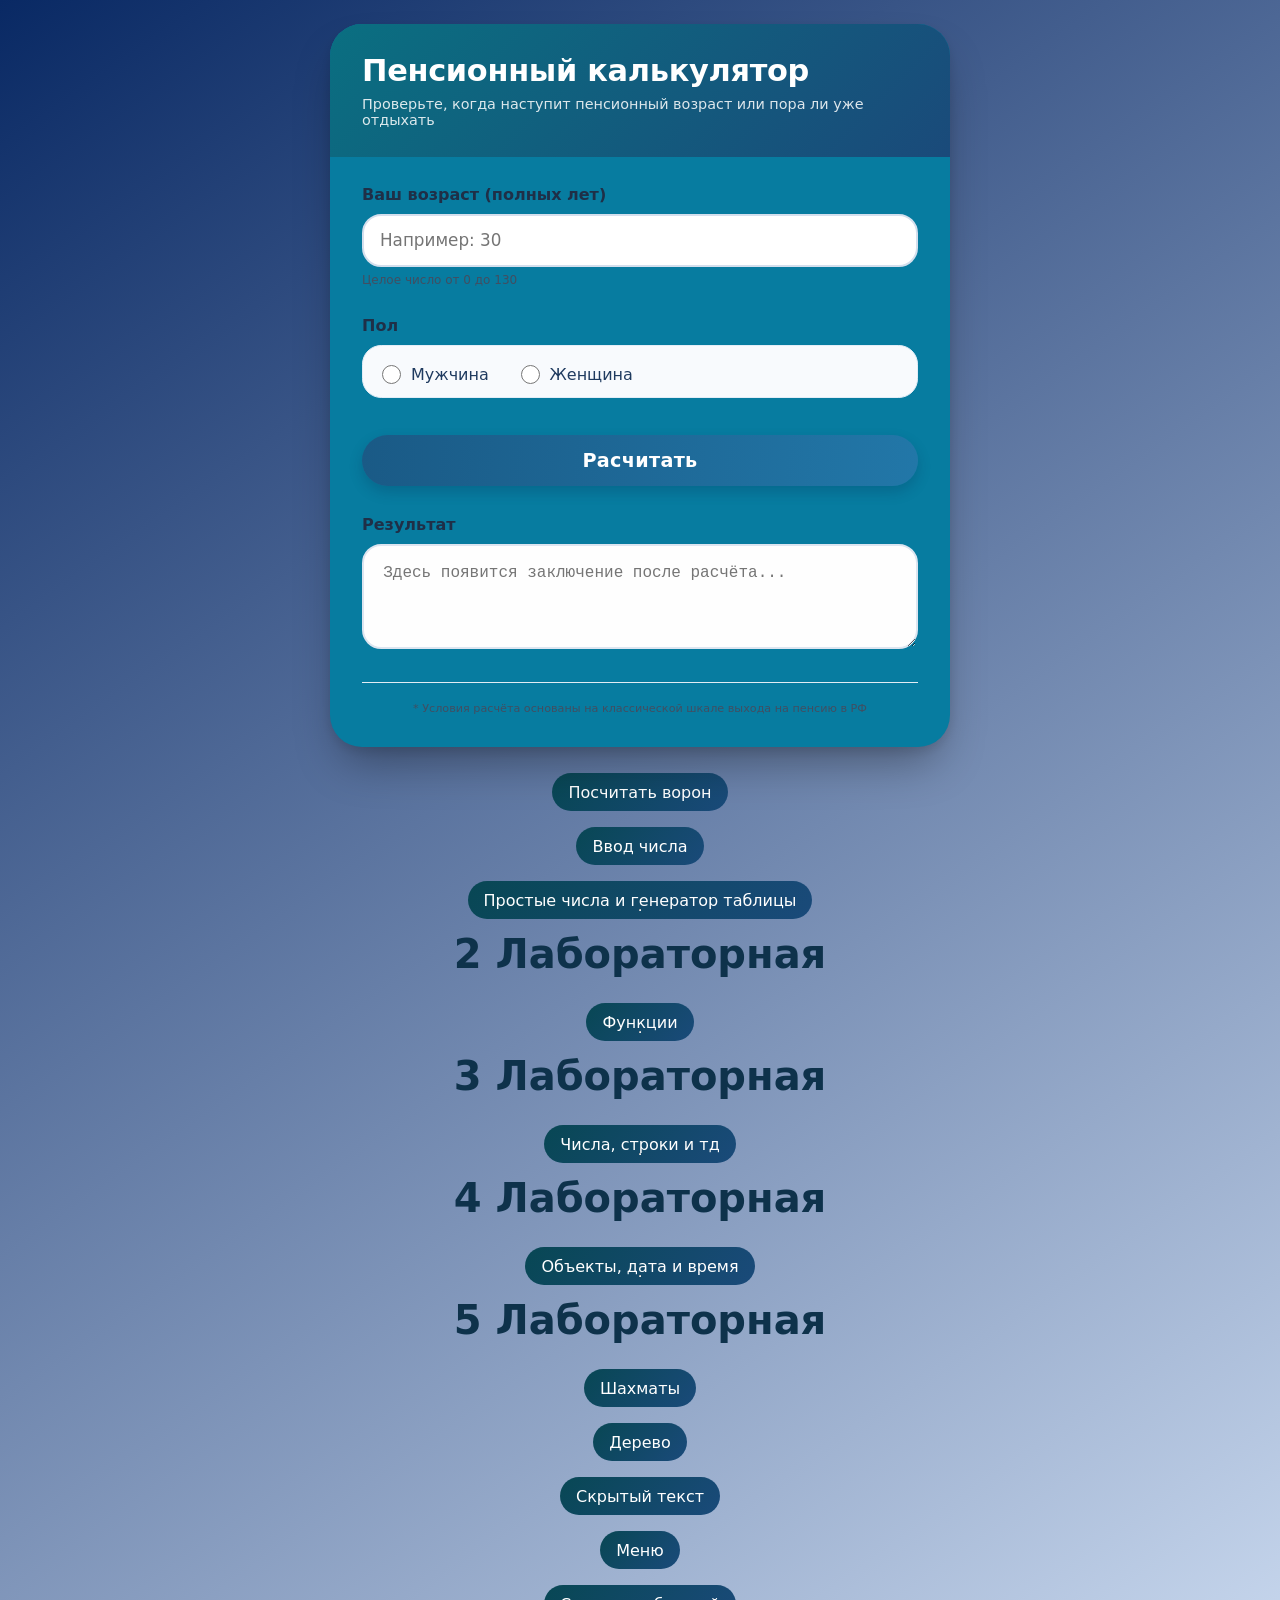
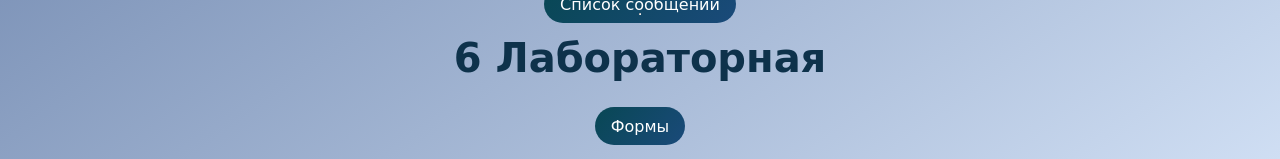
<file: index.html>
<!DOCTYPE html>
<html lang="en">
<head>
    <meta charset="UTF-8">
    <meta name="viewport" content="width=device-width, initial-scale=1.0">

    <!-- Иконка -->
    <link rel="shortcut icon" href="./WebSite/icons/main_icon.png" type="image/x-icon">
    <!-- CSS стили -->
    <link rel="stylesheet" href="./src/styles/style.css">

    <title>Пенсионный калькулятор</title>
</head>
<body>

    <!-- Карточка калькулятора -->
    <div class="calculator-card">
        <div class="card-header">
            <h1>Пенсионный калькулятор</h1>
            <p>Проверьте, когда наступит пенсионный возраст или пора ли уже отдыхать</p>
        </div>

        <div class="form-container">
            <form id="pensionForm" novalidate>
                <!-- Поле возраста  -->
                <div class="input-group">
                    <label for="ageInput">Ваш возраст (полных лет)</label>
                    <div class="age-wrapper">
                        <input type="number" id="ageInput" name="age" placeholder="Например: 30" min="0" max="130" step="1" required>
                    </div>
                    <div class="age-hint">Целое число от 0 до 130</div>
                </div>

                 <!-- Радиокнопка выбора пола -->
                <div class="input-group">
                    <label>Пол</label>
                    <div class="gender-group">
                        <div class="radio-options">

                            <label>
                                <input type="radio" name="gender" value="male" required> Мужчина
                            </label>
                            
                            <label>
                                <input type="radio" name="gender" value="female" required> Женщина
                            </label>
                        </div>
                    </div>
                </div>


                <!-- Кнопка расчитать -->
                <button type="submit" class="calc-btn">Расчитать</button>

                <!-- Поле для вывода результата -->
                <div class="result-area">
                    <label>Результат</label>
                    <textarea id="resultField" rows="3" readonly placeholder="Здесь появится заключение после расчёта..."></textarea>
                </div>

                <div class="footer-note">
                    * Условия расчёта основаны на классической шкале выхода на пенсию в РФ
                </div>
            </form>
        </div>
    </div>

    <div class="link-to-vorons">
        <a href="./WebSite/public/vorons.html" class="button-voron">Посчитать ворон</a>
    </div>

    <div class="link-to-prompt">
        <a href="./WebSite/public/prompt.html" class="button-prompt">Ввод числа</a>
    </div>

    <div class="link-to-prompt">
        <a href="./WebSite/public/prime_numbers.html" class="button-prompt">Простые числа и генератор таблицы</a>
    </div>

    <hr>
    <h1 class="laba2">2 Лабораторная</h1>

    <div class="link-to-prompt">
        <a href="./WebSite/public/functions.html" class="button-prompt">Функции</a>
    </div>

    <hr>
    <h1 class="laba3">3 Лабораторная</h1>

    <div class="link-to-prompt">
        <a href="./WebSite/public/numbers_str.html" class="button-prompt">Числа, строки и тд</a>
    </div>
    
    <hr>
    <h1 class="laba4">4 Лабораторная</h1>

    <div class="link-to-prompt">
        <a href="./WebSite/public/objects.html" class="button-prompt">Объекты, дата и время</a>
    </div>
    
    <hr>
    <h1 class="laba5">5 Лабораторная</h1>

    <div class="link-to-prompt">
        <a href="./WebSite/public/chessboard.html" class="button-prompt">Шахматы</a>
    </div>

    <div class="link-to-prompt">
        <a href="./WebSite/public/tree.html" class="button-prompt">Дерево</a>
    </div>

    <div class="link-to-prompt">
        <a href="./WebSite/public/text.html" class="button-prompt">Скрытый текст</a>
    </div>

    <div class="link-to-prompt">
        <a href="./WebSite/public/menu.html" class="button-prompt">Меню</a>
    </div>
    
    <div class="link-to-prompt">
        <a href="./WebSite/public/message.html" class="button-prompt">Список сообщений</a>
    </div>

    <hr>
    <h1 class="laba6">6 Лабораторная</h1>

    <div class="link-to-prompt">
        <a href="./WebSite/public/forms.html" class="button-prompt">Формы</a>
    </div>
    
    <!-- Скрипт для страницы -->
    <script src="./src/scripts/script.js"></script>
</body>
</html>
</file>
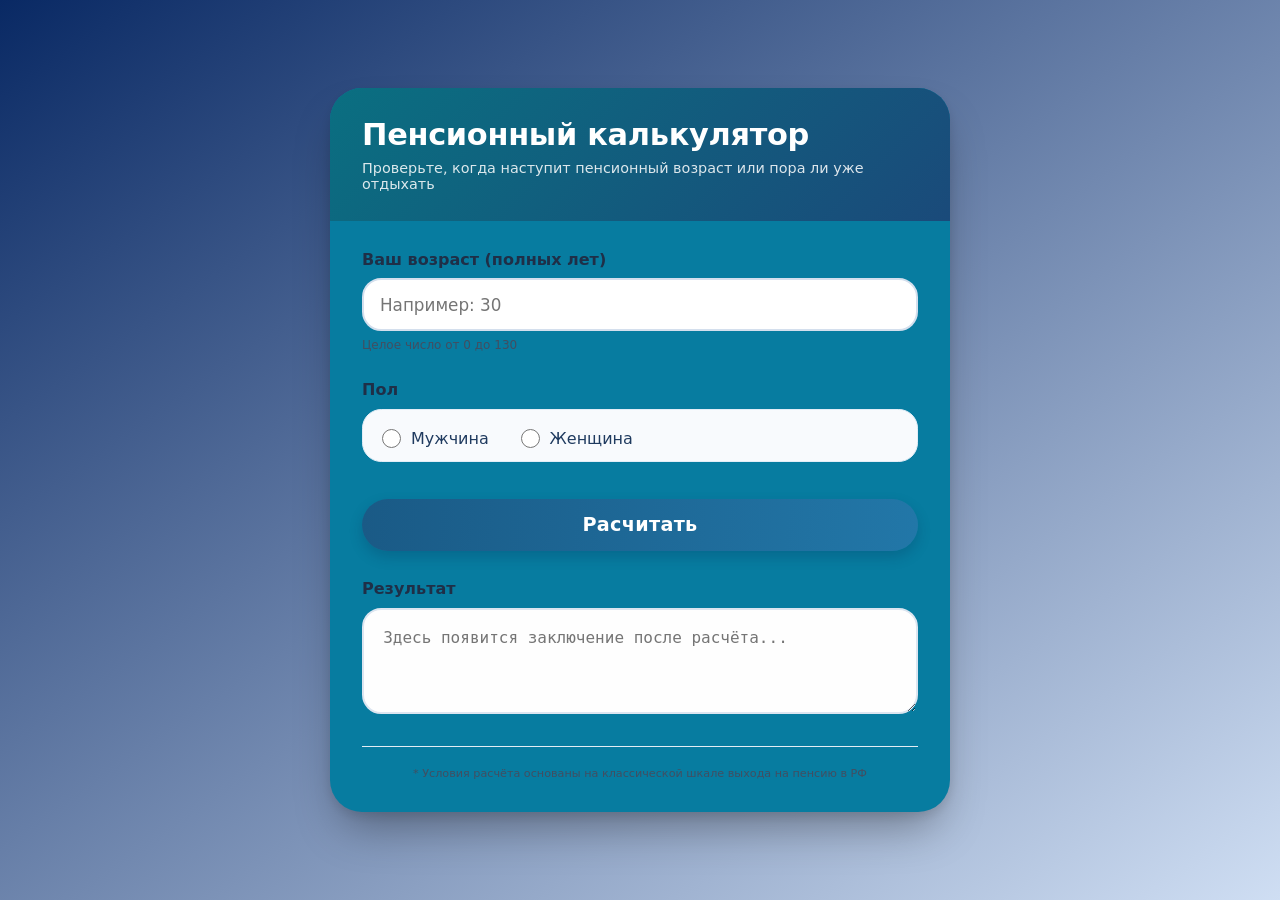
<file: WebSite/public/index.html>
<!DOCTYPE html>
<html lang="en">
<head>
    <meta charset="UTF-8">
    <meta name="viewport" content="width=device-width, initial-scale=1.0">

    <!-- Иконка -->
    <link rel="shortcut icon" href="../icons/main_icon.png" type="image/x-icon">
    <!-- CSS стили -->
    <link rel="stylesheet" href="../../src/styles/style.css">

    <title>Песнионный калькулятор</title>
</head>
<body>

    <!-- Карточка калькулятора -->
    <div class="calculator-card">
        <div class="card-header">
            <h1>Пенсионный калькулятор</h1>
            <p>Проверьте, когда наступит пенсионный возраст или пора ли уже отдыхать</p>
        </div>

        <div class="form-container">
            <form id="pensionForm" novalidate>
                <!-- Поле возраста  -->
                <div class="input-group">
                    <label for="ageInput">Ваш возраст (полных лет)</label>
                    <div class="age-wrapper">
                        <input type="number" id="ageInput" name="age" placeholder="Например: 30" min="0" max="130" step="1" required>
                    </div>
                    <div class="age-hint">Целое число от 0 до 130</div>
                </div>

                 <!-- Радиокнопка выбора пола -->
                <div class="input-group">
                    <label>Пол</label>
                    <div class="gender-group">
                        <div class="radio-options">

                            <label>
                                <input type="radio" name="gender" value="male" required> Мужчина
                            </label>
                            
                            <label>
                                <input type="radio" name="gender" value="female" required> Женщина
                            </label>
                        </div>
                    </div>
                </div>


                <!-- Кнопка расчитать -->
                <button type="submit" class="calc-btn">Расчитать</button>

                <!-- Поле для вывода результата -->
                <div class="result-area">
                    <label>Результат</label>
                    <textarea id="resultField" rows="3" readonly placeholder="Здесь появится заключение после расчёта..."></textarea>
                </div>

                <div class="footer-note">
                    * Условия расчёта основаны на классической шкале выхода на пенсию в РФ
                </div>
            </form>
        </div>
    </div>
    
    <!-- Скрипт для страницы -->
    <script src="../../src/scripts/script.js"></script>
</body>
</html>
</file>
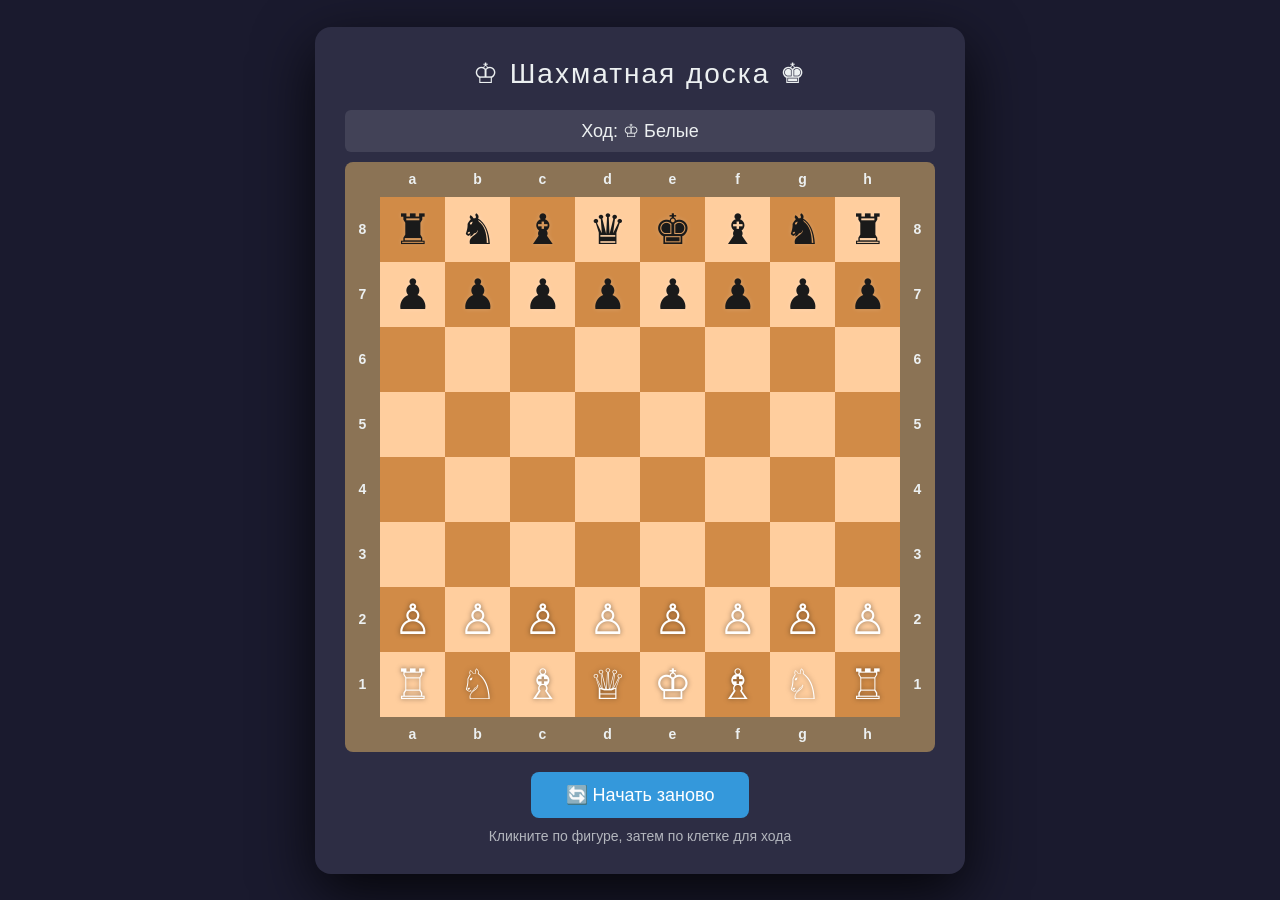
<file: WebSite/public/chessboard.html>
<!DOCTYPE html>
<html lang="ru">
<head>
    <meta charset="UTF-8">
    <meta name="viewport" content="width=device-width, initial-scale=1.0">
    <title>Шахматная доска</title>
    <link rel="shortcut icon" href="../icons/chess.png" type="image/x-icon">
    <style>
        * {
            margin: 0;
            padding: 0;
            box-sizing: border-box;
        }
        
        body {
            display: flex;
            justify-content: center;
            align-items: center;
            min-height: 100vh;
            background: #1a1a2e;
            font-family: Arial, sans-serif;
        }
        
        .container {
            background: #2d2d44;
            padding: 30px;
            border-radius: 16px;
            box-shadow: 0 20px 60px rgba(0, 0, 0, 0.8);
        }
        
        .title {
            text-align: center;
            color: #ecf0f1;
            font-size: 28px;
            margin-bottom: 20px;
            letter-spacing: 2px;
        }
        
        table {
            border-collapse: collapse;
            margin: 0 auto;
            background: #8b7355;
            padding: 10px;
            border-radius: 8px;
        }
        
        td {
            width: 65px;
            height: 65px;
            text-align: center;
            font-size: 42px;
            cursor: pointer;
            user-select: none;
        }
        
        .light {
            background-color: #ffce9e;
        }
        
        .dark {
            background-color: #d18b47;
        }
        
        .label {
            color: #ecf0f1;
            font-size: 16px;
            font-weight: bold;
            text-align: center;
            width: 35px;
            height: 35px;
        }
        
        .label-top, .label-bottom {
            height: 35px;
            font-size: 14px;
        }
        
        .label-left, .label-right {
            width: 35px;
            font-size: 14px;
        }
        
        .corner {
            background: transparent !important;
            width: 35px;
            height: 35px;
        }
        
        .piece-white {
            color: #ffffff;
            text-shadow: 0 0 5px rgba(0, 0, 0, 0.5);
        }
        
        .piece-black {
            color: #1a1a1a;
            text-shadow: 0 0 5px rgba(255, 255, 255, 0.2);
        }
        
        .selected {
            box-shadow: inset 0 0 0 4px #ffd700 !important;
        }
        
        .available {
            position: relative;
        }
        
        .available::after {
            content: '';
            position: absolute;
            top: 50%;
            left: 50%;
            transform: translate(-50%, -50%);
            width: 20px;
            height: 20px;
            background: rgba(0, 0, 0, 0.2);
            border-radius: 50%;
        }
        
        .controls {
            text-align: center;
            margin-top: 20px;
        }
        
        button {
            padding: 12px 35px;
            background: #3498db;
            color: white;
            border: none;
            border-radius: 8px;
            font-size: 18px;
            cursor: pointer;
            transition: all 0.3s ease;
        }
        
        button:hover {
            background: #2980b9;
            transform: translateY(-2px);
            box-shadow: 0 5px 20px rgba(52, 152, 219, 0.4);
        }
        
        .info {
            text-align: center;
            color: #ecf0f1;
            margin-top: 10px;
            font-size: 14px;
            opacity: 0.7;
        }
        
        .turn-indicator {
            text-align: center;
            color: #ecf0f1;
            font-size: 18px;
            margin: 10px 0;
            padding: 10px;
            background: rgba(255, 255, 255, 0.1);
            border-radius: 6px;
        }
        
        .piece-white-text {
            color: #fff;
        }
        
        .piece-black-text {
            color: #111;
        }
    </style>
</head>
<body>
    <div class="container">
        <div class="title">♔ Шахматная доска ♚</div>
        
        <div class="turn-indicator" id="turnIndicator">Ход: ♔ Белые</div>
        
        <table id="chessboard"></table>
        
        <div class="controls">
            <button onclick="resetBoard()">🔄 Начать заново</button>
        </div>
        <div class="info">Кликните по фигуре, затем по клетке для хода</div>
    </div>

    <script>
        const PIECES = {
            'wK': '♔', 'wQ': '♕', 'wR': '♖', 'wB': '♗', 'wN': '♘', 'wP': '♙',
            'bK': '♚', 'bQ': '♛', 'bR': '♜', 'bB': '♝', 'bN': '♞', 'bP': '♟'
        };
        
        const INITIAL = {
            'a8': 'bR', 'b8': 'bN', 'c8': 'bB', 'd8': 'bQ', 'e8': 'bK', 'f8': 'bB', 'g8': 'bN', 'h8': 'bR',
            'a7': 'bP', 'b7': 'bP', 'c7': 'bP', 'd7': 'bP', 'e7': 'bP', 'f7': 'bP', 'g7': 'bP', 'h7': 'bP',
            'a6': null, 'b6': null, 'c6': null, 'd6': null, 'e6': null, 'f6': null, 'g6': null, 'h6': null,
            'a5': null, 'b5': null, 'c5': null, 'd5': null, 'e5': null, 'f5': null, 'g5': null, 'h5': null,
            'a4': null, 'b4': null, 'c4': null, 'd4': null, 'e4': null, 'f4': null, 'g4': null, 'h4': null,
            'a3': null, 'b3': null, 'c3': null, 'd3': null, 'e3': null, 'f3': null, 'g3': null, 'h3': null,
            'a2': 'wP', 'b2': 'wP', 'c2': 'wP', 'd2': 'wP', 'e2': 'wP', 'f2': 'wP', 'g2': 'wP', 'h2': 'wP',
            'a1': 'wR', 'b1': 'wN', 'c1': 'wB', 'd1': 'wQ', 'e1': 'wK', 'f1': 'wB', 'g1': 'wN', 'h1': 'wR'
        };
        
        let board = {};
        let selected = null;
        let turn = 'white';
        const letters = ['a', 'b', 'c', 'd', 'e', 'f', 'g', 'h'];
        
        function createBoard() {
            const table = document.getElementById('chessboard');
            table.innerHTML = '';
            
            for (let row = 0; row < 10; row++) {
                const tr = document.createElement('tr');
                
                for (let col = 0; col < 10; col++) {
                    const td = document.createElement('td');
                    

                    if ((row === 0 || row === 9) && (col === 0 || col === 9)) {
                        td.className = 'corner';
                        tr.appendChild(td);
                        continue;
                    }
                    
                    if (row === 0 || row === 9) {
                        td.className = 'label label-top';
                        td.textContent = letters[col - 1];
                        tr.appendChild(td);
                        continue;
                    }
                    
                    if (col === 0 || col === 9) {
                        td.className = 'label label-left';
                        td.textContent = 9 - row;
                        tr.appendChild(td);
                        continue;
                    }
                    
                    const isLight = (row + col) % 2 === 0;
                    td.className = isLight ? 'light' : 'dark';
                    
                    const file = letters[col - 1];
                    const rank = 9 - row;
                    const pos = file + rank;
                    td.dataset.pos = pos;
                    
                    const piece = board[pos];
                    if (piece) {
                        const isWhite = piece.startsWith('w');
                        td.textContent = PIECES[piece] || '';
                        td.className += isWhite ? ' piece-white' : ' piece-black';
                    }
                    
                    td.onclick = function() {
                        handleClick(this.dataset.pos);
                    };
                    
                    tr.appendChild(td);
                }
                
                table.appendChild(tr);
            }
        }
        
        function updateBoard() {
            const cells = document.querySelectorAll('td[data-pos]');
            cells.forEach(td => {
                const pos = td.dataset.pos;
                const piece = board[pos];
                td.className = '';
                td.textContent = '';
                
                const fileIndex = letters.indexOf(pos[0]) + 1;
                const rank = parseInt(pos[1]);
                const isLight = (fileIndex + rank) % 2 === 0;
                td.className = isLight ? 'light' : 'dark';
                
                if (piece) {
                    const isWhite = piece.startsWith('w');
                    td.textContent = PIECES[piece] || '';
                    td.className += isWhite ? ' piece-white' : ' piece-black';
                }
            
                if (pos === selected) {
                    td.className += ' selected';
                }
            });
            
            const indicator = document.getElementById('turnIndicator');
            if (turn === 'white') {
                indicator.textContent = 'Ход: ♔ Белые';
            } else {
                indicator.textContent = 'Ход: ♚ Чёрные';
            }
        }
        
        function handleClick(pos) {
            if (!pos) return;
            
            const piece = board[pos];
            const isWhite = piece && piece.startsWith('w');
            
            if (piece && ((turn === 'white' && isWhite) || (turn === 'black' && !isWhite))) {
                selected = pos;
                updateBoard();
                showMoves(pos);
                return;
            }
            
            if (selected) {
                const moves = getMoves(selected);
                if (moves.includes(pos)) {
                    board[pos] = board[selected];
                    delete board[selected];
                    selected = null;
                    turn = turn === 'white' ? 'black' : 'white';
                    updateBoard();
                    return;
                }
            }
            
            selected = null;
            updateBoard();
        }
        
        function showMoves(pos) {
            const moves = getMoves(pos);
            const cells = document.querySelectorAll('td[data-pos]');
            cells.forEach(td => {
                if (moves.includes(td.dataset.pos)) {
                    td.className += ' available';
                }
            });
        }
        
        function getMoves(pos) {
            const moves = [];
            const piece = board[pos];
            if (!piece) return moves;
            
            const isWhite = piece.startsWith('w');
            const type = piece[1];
            const file = pos[0];
            const rank = parseInt(pos[1]);
            const fi = letters.indexOf(file);
            
            switch(type) {
                case 'P':
                    const dir = isWhite ? 1 : -1;
                    const nr = rank + dir;
                    if (nr >= 1 && nr <= 8) {
                        const np = file + nr;
                        if (!board[np]) moves.push(np);
                        if (fi > 0) {
                            const tp = letters[fi-1] + nr;
                            if (board[tp] && board[tp].startsWith(isWhite ? 'b' : 'w')) moves.push(tp);
                        }
                        if (fi < 7) {
                            const tp = letters[fi+1] + nr;
                            if (board[tp] && board[tp].startsWith(isWhite ? 'b' : 'w')) moves.push(tp);
                        }
                    }
                    break;
                    
                case 'N':
                    const knight = [[2,1],[2,-1],[-2,1],[-2,-1],[1,2],[1,-2],[-1,2],[-1,-2]];
                    knight.forEach(([df, dr]) => {
                        const nfi = fi + df;
                        const nr = rank + dr;
                        if (nfi >= 0 && nfi < 8 && nr >= 1 && nr <= 8) {
                            const np = letters[nfi] + nr;
                            if (!board[np] || board[np].startsWith(isWhite ? 'b' : 'w')) moves.push(np);
                        }
                    });
                    break;
                    
                case 'B':
                case 'R':
                case 'Q':
                case 'K':
                    const dirs = type === 'B' ? [[1,1],[1,-1],[-1,1],[-1,-1]] :
                                type === 'R' ? [[1,0],[-1,0],[0,1],[0,-1]] :
                                type === 'Q' ? [[1,1],[1,-1],[-1,1],[-1,-1],[1,0],[-1,0],[0,1],[0,-1]] :
                                [[1,1],[1,-1],[-1,1],[-1,-1],[1,0],[-1,0],[0,1],[0,-1]];
                    
                    const maxSteps = type === 'K' ? 1 : 2;
                    dirs.forEach(([df, dr]) => {
                        for (let i = 1; i <= maxSteps; i++) {
                            const nfi = fi + df * i;
                            const nr = rank + dr * i;
                            if (nfi >= 0 && nfi < 8 && nr >= 1 && nr <= 8) {
                                const np = letters[nfi] + nr;
                                if (!board[np]) {
                                    moves.push(np);
                                } else {
                                    if (board[np].startsWith(isWhite ? 'b' : 'w')) moves.push(np);
                                    break;
                                }
                            } else break;
                        }
                    });
                    break;
            }
            
            return moves;
        }
        
        function resetBoard() {
            board = {};
            for (let key in INITIAL) {
                board[key] = INITIAL[key];
            }
            selected = null;
            turn = 'white';
            createBoard();
            updateBoard();
        }
        
        resetBoard();
    </script>
</body>
</html>
</file>
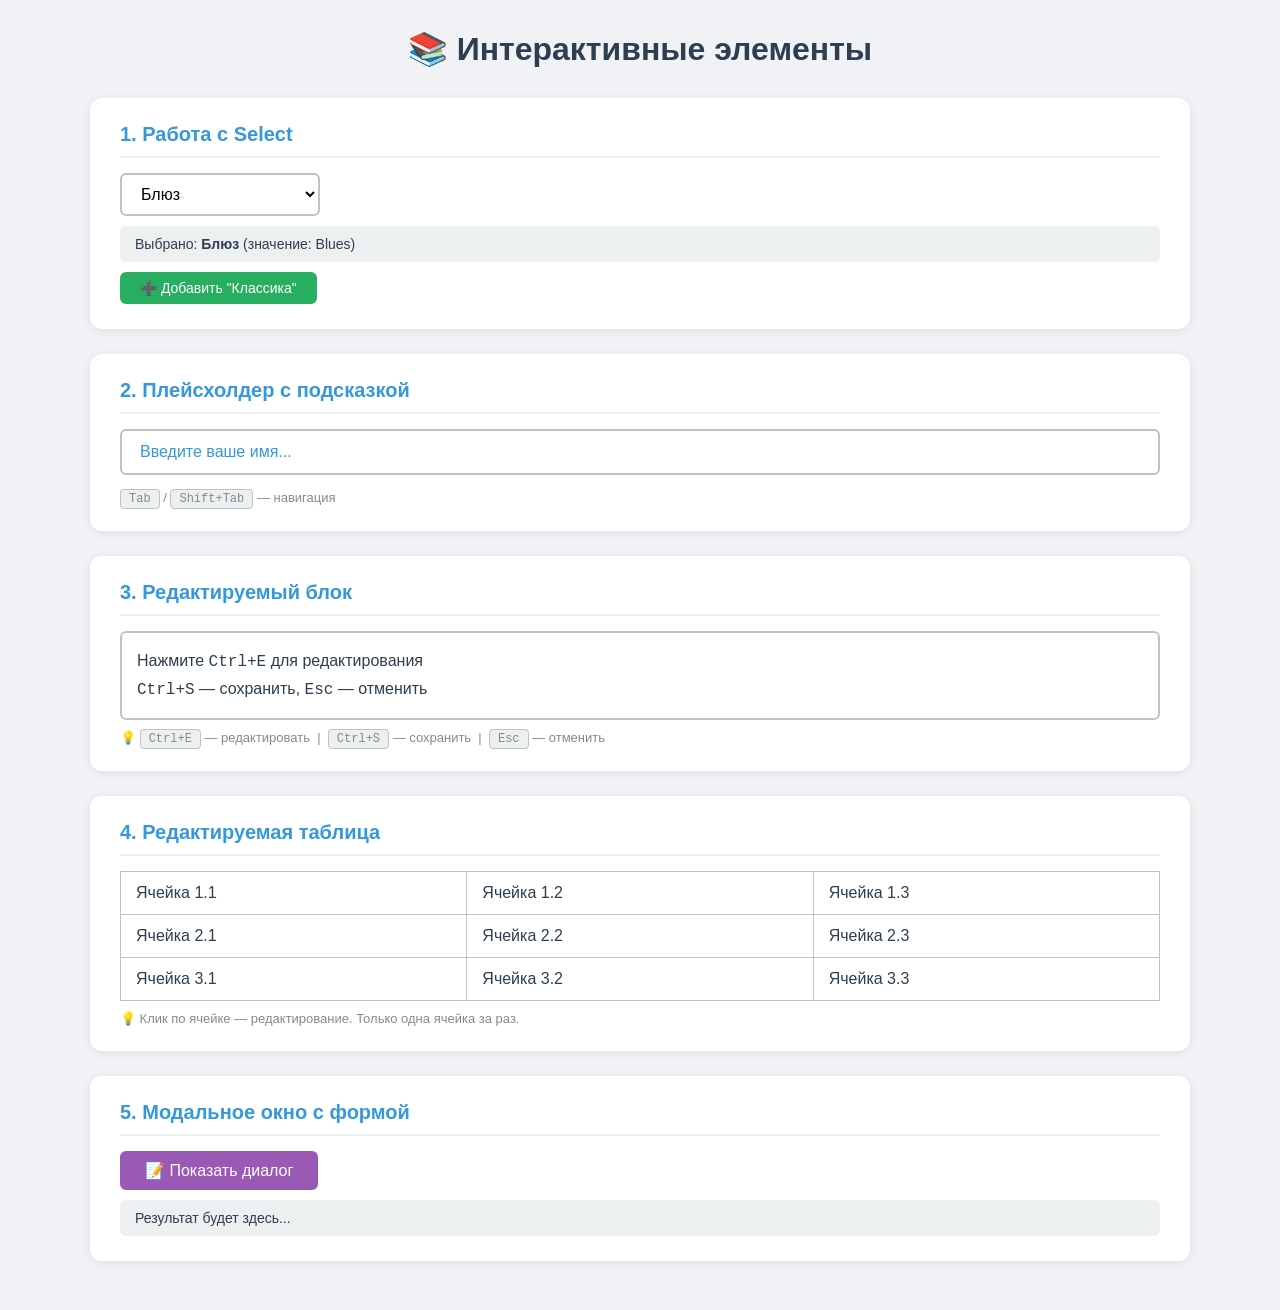
<file: WebSite/public/forms.html>
<!DOCTYPE html>
<html lang="ru">
<head>
    <meta charset="UTF-8">
    <meta name="viewport" content="width=device-width, initial-scale=1.0">
    <title>Интерактивные элементы</title>
    <style>
        * {
            margin: 0;
            padding: 0;
            box-sizing: border-box;
        }
        
        body {
            font-family: Arial, sans-serif;
            background: #f0f2f5;
            padding: 30px 20px;
            color: #2c3e50;
        }
        
        .container {
            max-width: 1100px;
            margin: 0 auto;
        }
        
        h1 {
            text-align: center;
            color: #2c3e50;
            margin-bottom: 30px;
            font-size: 32px;
        }
        
        .task {
            background: white;
            padding: 25px 30px;
            border-radius: 12px;
            box-shadow: 0 2px 10px rgba(0, 0, 0, 0.08);
            margin-bottom: 25px;
        }
        
        .task h2 {
            color: #3498db;
            margin-bottom: 15px;
            font-size: 20px;
            border-bottom: 2px solid #ecf0f1;
            padding-bottom: 10px;
        }
        
        .task h3 {
            color: #2c3e50;
            margin: 12px 0 8px 0;
            font-size: 15px;
        }
        
        .task label {
            font-weight: 600;
            display: block;
            margin-bottom: 5px;
        }
        
        /* ============ Задание 1: Select ============ */
        select {
            padding: 10px 15px;
            font-size: 16px;
            border: 2px solid #bdc3c7;
            border-radius: 6px;
            min-width: 200px;
            cursor: pointer;
            background: white;
        }
        
        select:focus {
            outline: none;
            border-color: #3498db;
        }
        
        .info-box {
            margin-top: 10px;
            padding: 10px 15px;
            background: #ecf0f1;
            border-radius: 6px;
            font-size: 14px;
        }
        
        .btn-green {
            padding: 8px 20px;
            background: #27ae60;
            color: white;
            border: none;
            border-radius: 6px;
            cursor: pointer;
            font-size: 14px;
            margin-top: 10px;
            transition: background 0.3s;
        }
        
        .btn-green:hover {
            background: #219a52;
        }
        
        /* ============ Задание 2: Placeholder ============ */
        .field-wrapper {
            position: relative;
            margin: 15px 0;
        }
        
        .field-wrapper input {
            width: 100%;
            padding: 12px 15px;
            font-size: 16px;
            border: 2px solid #bdc3c7;
            border-radius: 6px;
            transition: border-color 0.3s;
            background: white;
        }
        
        .field-wrapper input:focus {
            outline: none;
            border-color: #3498db;
        }
        
        .field-wrapper .ph-label {
            position: absolute;
            left: 15px;
            top: 50%;
            transform: translateY(-50%);
            color: #3498db;
            font-size: 16px;
            pointer-events: none;
            transition: all 0.3s ease;
            background: white;
            padding: 0 5px;
        }
        
        .field-wrapper .ph-label.active {
            top: -10px;
            transform: translateY(0);
            font-size: 12px;
        }
        
        .field-wrapper .ph-label.hidden {
            display: none;
        }
        
        .hint {
            font-size: 13px;
            color: #7f8c8d;
        }
        
        .hint kbd {
            background: #ecf0f1;
            padding: 2px 8px;
            border-radius: 4px;
            font-size: 12px;
            border: 1px solid #bdc3c7;
        }
        
        /* ============ Задание 3: Редактируемый div ============ */
        .editable-div {
            padding: 15px;
            border: 2px solid #bdc3c7;
            border-radius: 6px;
            min-height: 80px;
            background: white;
            font-size: 16px;
            line-height: 1.6;
            transition: border-color 0.3s;
        }
        
        .editable-div textarea {
            width: 100%;
            min-height: 80px;
            padding: 10px;
            font-size: 16px;
            font-family: inherit;
            border: none;
            resize: none;
            background: transparent;
        }
        
        .editable-div textarea:focus {
            outline: none;
        }
        
        /* ============ Задание 4: Редактируемая таблица ============ */
        .editable-table {
            width: 100%;
            border-collapse: collapse;
        }
        
        .editable-table td {
            border: 1px solid #bdc3c7;
            padding: 12px 15px;
            cursor: pointer;
            transition: background 0.2s;
            min-height: 40px;
            position: relative;
        }
        
        .editable-table td:hover {
            background: #f8f9fa;
        }
        
        .editable-table td.editing {
            padding: 8px;
            background: #fff;
        }
        
        .editable-table td .edit-controls {
            margin-top: 8px;
            display: flex;
            gap: 8px;
        }
        
        .editable-table td .edit-controls button {
            padding: 4px 14px;
            font-size: 12px;
            border: none;
            border-radius: 4px;
            cursor: pointer;
        }
        
        .editable-table td .edit-controls .btn-ok {
            background: #27ae60;
            color: white;
        }
        
        .editable-table td .edit-controls .btn-ok:hover {
            background: #219a52;
        }
        
        .editable-table td .edit-controls .btn-cancel {
            background: #e74c3c;
            color: white;
        }
        
        .editable-table td .edit-controls .btn-cancel:hover {
            background: #c0392b;
        }
        
        .editable-table td textarea {
            width: 100%;
            padding: 8px;
            font-size: 14px;
            font-family: inherit;
            border: 2px solid #3498db;
            border-radius: 4px;
            resize: none;
            min-height: 50px;
        }
        
        .editable-table td textarea:focus {
            outline: none;
        }
        
        /* ============ Задание 5: Modal Prompt ============ */
        .modal-overlay {
            display: none;
            position: fixed;
            top: 0;
            left: 0;
            width: 100%;
            height: 100%;
            background: rgba(0, 0, 0, 0.5);
            z-index: 1000;
            justify-content: center;
            align-items: center;
        }
        
        .modal-overlay.active {
            display: flex;
        }
        
        .modal-box {
            background: white;
            padding: 30px;
            border-radius: 12px;
            max-width: 450px;
            width: 90%;
            box-shadow: 0 20px 60px rgba(0, 0, 0, 0.3);
            animation: slideDown 0.3s ease;
        }
        
        @keyframes slideDown {
            from {
                transform: translateY(-30px);
                opacity: 0;
            }
            to {
                transform: translateY(0);
                opacity: 1;
            }
        }
        
        .modal-box .msg {
            margin-bottom: 20px;
            font-size: 16px;
            line-height: 1.6;
        }
        
        .modal-box input {
            width: 100%;
            padding: 10px 15px;
            font-size: 16px;
            border: 2px solid #bdc3c7;
            border-radius: 6px;
            transition: border-color 0.3s;
        }
        
        .modal-box input:focus {
            outline: none;
            border-color: #3498db;
        }
        
        .modal-box .btns {
            margin-top: 15px;
            display: flex;
            gap: 10px;
            justify-content: flex-end;
        }
        
        .modal-box .btns button {
            padding: 8px 25px;
            font-size: 14px;
            border: none;
            border-radius: 6px;
            cursor: pointer;
        }
        
        .modal-box .btns .btn-ok {
            background: #3498db;
            color: white;
        }
        
        .modal-box .btns .btn-ok:hover {
            background: #2980b9;
        }
        
        .modal-box .btns .btn-cancel {
            background: #e74c3c;
            color: white;
        }
        
        .modal-box .btns .btn-cancel:hover {
            background: #c0392b;
        }
        
        .btn-purple {
            padding: 10px 25px;
            background: #9b59b6;
            color: white;
            border: none;
            border-radius: 6px;
            font-size: 16px;
            cursor: pointer;
            transition: background 0.3s;
        }
        
        .btn-purple:hover {
            background: #8e44ad;
        }
        
        .result-box {
            margin-top: 10px;
            padding: 10px 15px;
            background: #ecf0f1;
            border-radius: 6px;
            font-size: 14px;
            min-height: 20px;
        }
        
        .demo-row {
            display: flex;
            gap: 20px;
            flex-wrap: wrap;
            align-items: flex-start;
        }
        
        .demo-row > * {
            flex: 1;
            min-width: 200px;
        }
    </style>
</head>
<body>
    <div class="container">
        <h1>📚 Интерактивные элементы</h1>

        <div class="task">
            <h2>1. Работа с Select</h2>
            
            <select id="musicSelect">
                <option value="Rock">Рок</option>
                <option value="Blues" selected>Блюз</option>
            </select>
            
            <div class="info-box" id="selectInfo">
                Выбрано: <strong>Блюз</strong> (значение: Blues)
            </div>
            
            <button class="btn-green" onclick="addClassicOption()">➕ Добавить "Классика"</button>
        </div>
        <div class="task">
            <h2>2. Плейсхолдер с подсказкой</h2>
            
            <div class="field-wrapper">
                <input type="text" id="phInput" data-placeholder="Введите ваше имя...">
                <span class="ph-label" id="phLabel">Введите ваше имя...</span>
            </div>
            
            <div class="hint">
                <kbd>Tab</kbd> / <kbd>Shift+Tab</kbd> — навигация
            </div>
        </div>
        <div class="task">
            <h2>3. Редактируемый блок</h2>
            
            <div class="editable-div" id="editableDiv">
                Нажмите <kbd>Ctrl+E</kbd> для редактирования<br>
                <kbd>Ctrl+S</kbd> — сохранить, <kbd>Esc</kbd> — отменить
            </div>
            
            <div class="hint" style="margin-top:10px;">
                💡 <kbd>Ctrl+E</kbd> — редактировать &nbsp;|&nbsp; <kbd>Ctrl+S</kbd> — сохранить &nbsp;|&nbsp; <kbd>Esc</kbd> — отменить
            </div>
        </div>
        <div class="task">
            <h2>4. Редактируемая таблица</h2>
            
            <table class="editable-table" id="editableTable">
                <tbody>
                    <tr>
                        <td data-id="r1c1">Ячейка 1.1</td>
                        <td data-id="r1c2">Ячейка 1.2</td>
                        <td data-id="r1c3">Ячейка 1.3</td>
                    </tr>
                    <tr>
                        <td data-id="r2c1">Ячейка 2.1</td>
                        <td data-id="r2c2">Ячейка 2.2</td>
                        <td data-id="r2c3">Ячейка 2.3</td>
                    </tr>
                    <tr>
                        <td data-id="r3c1">Ячейка 3.1</td>
                        <td data-id="r3c2">Ячейка 3.2</td>
                        <td data-id="r3c3">Ячейка 3.3</td>
                    </tr>
                </tbody>
            </table>
            
            <div class="hint" style="margin-top:10px;">
                💡 Клик по ячейке — редактирование. Только одна ячейка за раз.
            </div>
        </div>
        <div class="task">
            <h2>5. Модальное окно с формой</h2>
            
            <button class="btn-purple" onclick="showPromptDemo()">📝 Показать диалог</button>
            
            <div class="result-box" id="promptResult">
                Результат будет здесь...
            </div>
        </div>
    </div>
    <div class="modal-overlay" id="modalOverlay">
        <div class="modal-box">
            <div class="msg" id="modalMsg">Введите что-нибудь...</div>
            <input type="text" id="modalInput" placeholder="Введите текст...">
            <div class="btns">
                <button class="btn-cancel" id="modalCancel">Отмена</button>
                <button class="btn-ok" id="modalOk">OK</button>
            </div>
        </div>
    </div>

    <script>
        const select = document.getElementById('musicSelect');
        const selectInfo = document.getElementById('selectInfo');

        function updateSelectInfo() {
            const opt = select.options[select.selectedIndex];
            selectInfo.innerHTML = `Выбрано: <strong>${opt.text}</strong> (значение: ${opt.value})`;
        }

        select.addEventListener('change', updateSelectInfo);

        function addClassicOption() {
            let exists = false;
            for (let i = 0; i < select.options.length; i++) {
                if (select.options[i].value === 'Classic') {
                    exists = true;
                    break;
                }
            }
            if (!exists) {
                const opt = document.createElement('option');
                opt.value = 'Classic';
                opt.textContent = 'Классика';
                select.appendChild(opt);
            }
            select.value = 'Classic';
            updateSelectInfo();
        }

        updateSelectInfo();
        const phInput = document.getElementById('phInput');
        const phLabel = document.getElementById('phLabel');

        function updatePlaceholder() {
            if (phInput.value === '') {
                phLabel.className = 'ph-label';
            } else {
                phLabel.className = 'ph-label hidden';
            }
        }

        phInput.addEventListener('focus', function() {
            phLabel.classList.add('active');
        });

        phInput.addEventListener('blur', function() {
            phLabel.classList.remove('active');
            updatePlaceholder();
        });

        phInput.addEventListener('input', updatePlaceholder);
        updatePlaceholder();

        const editableDiv = document.getElementById('editableDiv');
        let divEditing = false;

        // Загрузка из localStorage
        const savedDiv = localStorage.getItem('editableContent');
        if (savedDiv) {
            editableDiv.innerHTML = savedDiv;
        }

        function startDivEdit() {
            if (divEditing) return;
            divEditing = true;
            const content = editableDiv.innerHTML;
            const ta = document.createElement('textarea');
            ta.value = content;
            editableDiv.innerHTML = '';
            editableDiv.appendChild(ta);
            ta.focus();
        }

        function saveDivEdit() {
            const ta = editableDiv.querySelector('textarea');
            if (ta) {
                const content = ta.value;
                editableDiv.innerHTML = content;
                localStorage.setItem('editableContent', content);
                divEditing = false;
            }
        }

        function cancelDivEdit() {
            const ta = editableDiv.querySelector('textarea');
            if (ta) {
                const content = ta.dataset.orig || editableDiv.innerHTML;
                editableDiv.innerHTML = content;
                divEditing = false;
            }
        }

        document.addEventListener('keydown', function(e) {
            if (e.ctrlKey && e.key === 'e') {
                e.preventDefault();
                if (!divEditing) startDivEdit();
            }
            if (e.ctrlKey && e.key === 's') {
                e.preventDefault();
                if (divEditing) saveDivEdit();
            }
            if (e.key === 'Escape' && divEditing) {
                cancelDivEdit();
            }
        });

        const table = document.getElementById('editableTable');
        let editingCell = null;

        function loadTableData() {
            const saved = sessionStorage.getItem('tableData');
            if (saved) {
                try {
                    const data = JSON.parse(saved);
                    const cells = table.querySelectorAll('td');
                    cells.forEach(td => {
                        const id = td.dataset.id;
                        if (data[id] !== undefined) {
                            td.textContent = data[id];
                        }
                    });
                } catch (e) {}
            }
        }

        function saveTableData() {
            const data = {};
            const cells = table.querySelectorAll('td');
            cells.forEach(td => {
                data[td.dataset.id] = td.textContent;
            });
            sessionStorage.setItem('tableData', JSON.stringify(data));
        }

        function startCellEdit(cell) {
            if (editingCell) return;
            if (cell.classList.contains('editing')) return;

            editingCell = cell;
            const content = cell.textContent;

            cell.classList.add('editing');
            cell.innerHTML = '';

            const ta = document.createElement('textarea');
            ta.value = content;
            cell.appendChild(ta);

            const controls = document.createElement('div');
            controls.className = 'edit-controls';

            const okBtn = document.createElement('button');
            okBtn.className = 'btn-ok';
            okBtn.textContent = 'OK';
            okBtn.onclick = function(e) {
                e.stopPropagation();
                finishCellEdit(cell, true);
            };

            const cancelBtn = document.createElement('button');
            cancelBtn.className = 'btn-cancel';
            cancelBtn.textContent = 'Отмена';
            cancelBtn.onclick = function(e) {
                e.stopPropagation();
                finishCellEdit(cell, false);
            };

            controls.appendChild(okBtn);
            controls.appendChild(cancelBtn);
            cell.appendChild(controls);

            ta.focus();
            ta.select();
        }

        function finishCellEdit(cell, save) {
            if (!editingCell || editingCell !== cell) return;

            const ta = cell.querySelector('textarea');
            if (save && ta) {
                cell.textContent = ta.value;
                saveTableData();
            } else if (!save) {
                cell.textContent = cell.dataset.orig || ' ';
            }

            cell.classList.remove('editing');
            editingCell = null;
        }

        table.addEventListener('click', function(e) {
            const cell = e.target.closest('td');
            if (!cell) return;
            if (cell.classList.contains('editing')) return;
            if (editingCell) return;

            cell.dataset.orig = cell.textContent;
            startCellEdit(cell);
        });

        document.addEventListener('keydown', function(e) {
            if (e.key === 'Escape' && editingCell) {
                finishCellEdit(editingCell, false);
                e.preventDefault();
            }
        });

        loadTableData();

        const overlay = document.getElementById('modalOverlay');
        const modalInput = document.getElementById('modalInput');
        const modalMsg = document.getElementById('modalMsg');
        const modalOk = document.getElementById('modalOk');
        const modalCancel = document.getElementById('modalCancel');
        let modalCallback = null;
        let lastFocus = null;

        function showPrompt(html, callback) {
            modalMsg.innerHTML = html;
            modalInput.value = '';
            modalCallback = callback;
            lastFocus = document.activeElement;

            overlay.classList.add('active');
            document.body.style.overflow = 'hidden';

            setTimeout(function() {
                modalInput.focus();
                modalInput.select();
            }, 100);
        }

        function closeModal(value) {
            overlay.classList.remove('active');
            document.body.style.overflow = '';

            if (modalCallback) {
                modalCallback(value);
                modalCallback = null;
            }

            if (lastFocus) {
                lastFocus.focus();
            }
        }

        modalOk.addEventListener('click', function() {
            closeModal(modalInput.value);
        });

        modalCancel.addEventListener('click', function() {
            closeModal(null);
        });

        modalInput.addEventListener('keydown', function(e) {
            if (e.key === 'Enter') {
                e.preventDefault();
                closeModal(modalInput.value);
            } else if (e.key === 'Escape') {
                e.preventDefault();
                closeModal(null);
            }
        });

        overlay.addEventListener('click', function(e) {
            if (e.target === overlay) {
                closeModal(null);
            }
        });

        overlay.addEventListener('keydown', function(e) {
            if (e.key === 'Tab') {
                const focusable = overlay.querySelectorAll('input, button');
                const first = focusable[0];
                const last = focusable[focusable.length - 1];

                if (e.shiftKey) {
                    if (document.activeElement === first) {
                        e.preventDefault();
                        last.focus();
                    }
                } else {
                    if (document.activeElement === last) {
                        e.preventDefault();
                        first.focus();
                    }
                }
            }
        });

        function showPromptDemo() {
            showPrompt(
                'Введите что-нибудь<br><strong>умное</strong> :)',
                function(value) {
                    const result = document.getElementById('promptResult');
                    if (value !== null) {
                        result.innerHTML = '✅ Вы ввели: <strong>' + value + '</strong>';
                    } else {
                        result.innerHTML = '❌ Ввод отменён';
                    }
                }
            );
        }

        window.addEventListener('beforeunload', function() {
            saveTableData();
        });

        console.log('Все задания загружены!');
    </script>
</body>
</html>
</file>
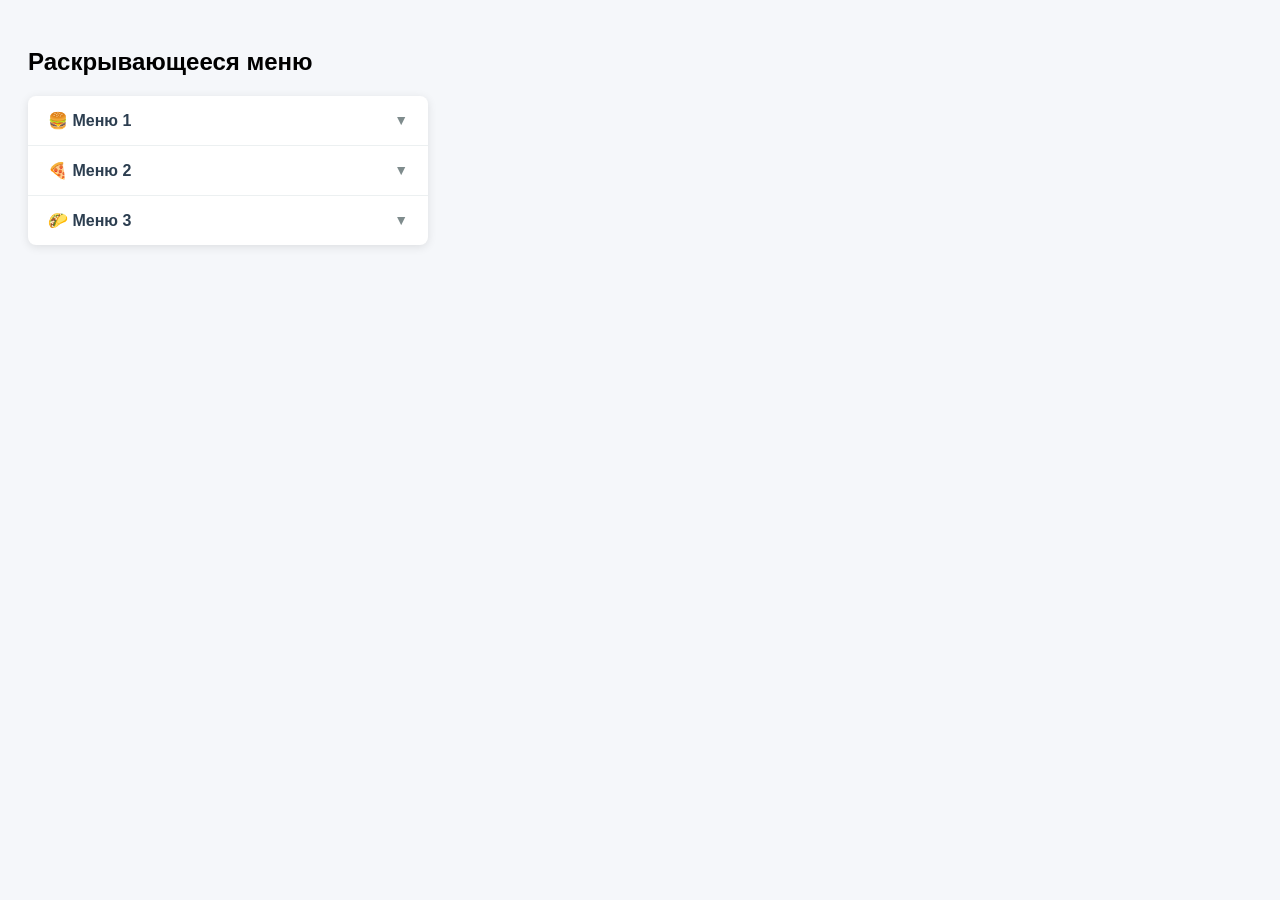
<file: WebSite/public/menu.html>
<!DOCTYPE html>
<html lang="ru">
<head>
    <meta charset="UTF-8">
    <meta name="viewport" content="width=device-width, initial-scale=1.0">
    <title>Раскрывающееся меню</title>
    <link rel="shortcut icon" href="../icons/menu.png" type="image/x-icon">
    <style>
        body {
            font-family: Arial, sans-serif;
            padding: 20px;
            background: #f5f7fa;
        }
        
        .menu {
            max-width: 400px;
            background: white;
            border-radius: 8px;
            box-shadow: 0 2px 10px rgba(0, 0, 0, 0.1);
            overflow: hidden;
        }
        
        .menu-item {
            border-bottom: 1px solid #ecf0f1;
        }
        
        .menu-item:last-child {
            border-bottom: none;
        }
        
        .menu-header {
            padding: 15px 20px;
            cursor: pointer;
            font-weight: bold;
            color: #2c3e50;
            transition: background 0.2s;
            display: flex;
            justify-content: space-between;
            align-items: center;
            user-select: none;
        }
        
        .menu-header:hover {
            background: #f8f9fa;
        }
        
        .menu-header .arrow {
            transition: transform 0.3s ease;
            font-size: 14px;
            color: #7f8c8d;
        }
        
        .menu-header.active .arrow {
            transform: rotate(180deg);
        }
        
        .menu-content {
            max-height: 0;
            overflow: hidden;
            transition: max-height 0.3s ease;
            background: #fafafa;
        }
        
        .menu-content-inner {
            padding: 15px 20px;
            color: #34495e;
            line-height: 1.6;
        }
        
        .menu-content-inner ul {
            margin: 0;
            padding-left: 20px;
        }
        
        .menu-content-inner li {
            padding: 3px 0;
        }
    </style>
</head>
<body>
    <h2>Раскрывающееся меню</h2>
    <div class="menu">
        <div class="menu-item">
            <div class="menu-header" data-target="content1">
                <span>🍔 Меню 1</span>
                <span class="arrow">▼</span>
            </div>
            <div class="menu-content" id="content1">
                <div class="menu-content-inner">
                    <ul>
                        <li>Пункт 1.1</li>
                        <li>Пункт 1.2</li>
                        <li>Пункт 1.3</li>
                    </ul>
                </div>
            </div>
        </div>
        
        <div class="menu-item">
            <div class="menu-header" data-target="content2">
                <span>🍕 Меню 2</span>
                <span class="arrow">▼</span>
            </div>
            <div class="menu-content" id="content2">
                <div class="menu-content-inner">
                    <ul>
                        <li>Пункт 2.1</li>
                        <li>Пункт 2.2</li>
                        <li>Пункт 2.3</li>
                    </ul>
                </div>
            </div>
        </div>
        
        <div class="menu-item">
            <div class="menu-header" data-target="content3">
                <span>🌮 Меню 3</span>
                <span class="arrow">▼</span>
            </div>
            <div class="menu-content" id="content3">
                <div class="menu-content-inner">
                    <ul>
                        <li>Пункт 3.1</li>
                        <li>Пункт 3.2</li>
                        <li>Пункт 3.3</li>
                    </ul>
                </div>
            </div>
        </div>
    </div>

    <script>
        const menuHeaders = document.querySelectorAll('.menu-header');
        
        menuHeaders.forEach(header => {
            header.addEventListener('click', function() {
                const targetId = this.dataset.target;
                const content = document.getElementById(targetId);
                
                if (!content) return;
                
                this.classList.toggle('active');
                
                if (this.classList.contains('active')) {
                    content.style.maxHeight = content.scrollHeight + 'px';
                } else {
                    content.style.maxHeight = '0';
                }
            });
        });
    </script>
</body>
</html>
</file>
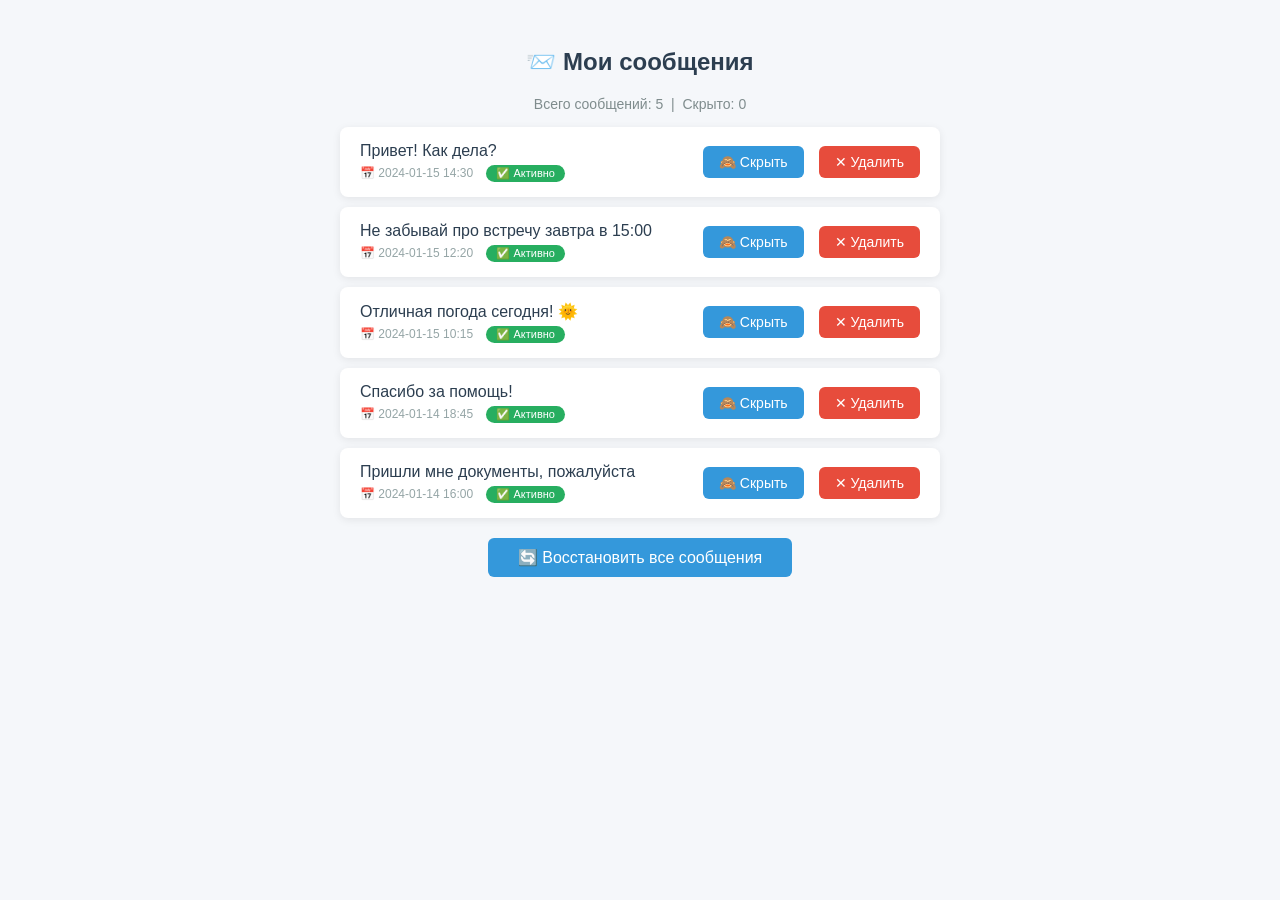
<file: WebSite/public/message.html>
<!DOCTYPE html>
<html lang="ru">
<head>
    <meta charset="UTF-8">
    <meta name="viewport" content="width=device-width, initial-scale=1.0">
    <title>Список сообщений</title>
    <link rel="shortcut icon" href="../icons/message.png" type="image/x-icon">
    <style>
        body {
            font-family: Arial, sans-serif;
            padding: 20px;
            background: #f5f7fa;
        }
        
        .messages {
            max-width: 600px;
            margin: 0 auto;
        }
        
        h2 {
            color: #2c3e50;
            text-align: center;
        }
        
        .message {
            background: white;
            padding: 15px 20px;
            margin-bottom: 10px;
            border-radius: 8px;
            box-shadow: 0 2px 8px rgba(0, 0, 0, 0.08);
            display: flex;
            justify-content: space-between;
            align-items: center;
            transition: all 0.3s ease;
            animation: slideIn 0.3s ease;
            overflow: hidden;
            max-height: 200px;
            opacity: 1;
        }
        
        @keyframes slideIn {
            from {
                opacity: 0;
                transform: translateY(-20px);
            }
            to {
                opacity: 1;
                transform: translateY(0);
            }
        }
        
        /* Сообщение скрыто, но остаётся в разметке */
        .message.hidden {
            max-height: 0;
            padding: 0 20px;
            margin: 0;
            opacity: 0;
            transform: translateX(50px);
            pointer-events: none;
            overflow: hidden;
            border: none;
            box-shadow: none;
        }
        
        .message.hidden .message-text,
        .message.hidden .delete-btn {
            opacity: 0;
            transform: scale(0.8);
        }
        
        .message-text {
            flex: 1;
            color: #2c3e50;
            font-size: 16px;
            transition: all 0.3s ease;
        }
        
        .message-meta {
            color: #95a5a6;
            font-size: 12px;
            margin-top: 5px;
        }
        
        .delete-btn {
            background: #e74c3c;
            color: white;
            border: none;
            padding: 8px 16px;
            border-radius: 6px;
            cursor: pointer;
            font-size: 14px;
            transition: all 0.2s ease;
            margin-left: 15px;
            flex-shrink: 0;
        }
        
        .delete-btn:hover {
            background: #c0392b;
            transform: scale(1.05);
        }
        
        .delete-btn:active {
            transform: scale(0.95);
        }
        
        /* Кнопка показать/скрыть */
        .toggle-btn {
            background: #3498db;
            color: white;
            border: none;
            padding: 8px 16px;
            border-radius: 6px;
            cursor: pointer;
            font-size: 14px;
            transition: all 0.2s ease;
            margin-left: 10px;
            flex-shrink: 0;
        }
        
        .toggle-btn:hover {
            background: #2980b9;
            transform: scale(1.05);
        }
        
        .toggle-btn.hidden-btn {
            background: #27ae60;
        }
        
        .toggle-btn.hidden-btn:hover {
            background: #219a52;
        }
        
        .no-messages {
            text-align: center;
            color: #95a5a6;
            padding: 30px;
            font-size: 18px;
        }
        
        .message-count {
            text-align: center;
            color: #7f8c8d;
            margin-bottom: 15px;
            font-size: 14px;
        }
        
        .reset-btn {
            display: block;
            margin: 20px auto;
            padding: 10px 30px;
            background: #3498db;
            color: white;
            border: none;
            border-radius: 6px;
            cursor: pointer;
            font-size: 16px;
            transition: all 0.3s ease;
        }
        
        .reset-btn:hover {
            background: #2980b9;
            transform: translateY(-2px);
            box-shadow: 0 5px 15px rgba(52, 152, 219, 0.3);
        }
        
        .status-badge {
            display: inline-block;
            padding: 2px 10px;
            border-radius: 12px;
            font-size: 11px;
            margin-left: 10px;
        }
        
        .status-badge.active {
            background: #27ae60;
            color: white;
        }
        
        .status-badge.hidden-status {
            background: #95a5a6;
            color: white;
        }
    </style>
</head>
<body>
    <div class="messages">
        <h2>📨 Мои сообщения</h2>
        <div class="message-count">
            Всего сообщений: <span id="messageCount">0</span>
            &nbsp;|&nbsp; Скрыто: <span id="hiddenCount">0</span>
        </div>
        
        <div id="messageList"></div>
        
        <button class="reset-btn" id="resetBtn">🔄 Восстановить все сообщения</button>
    </div>

    <script>
        const initialMessages = [
            { id: 1, text: 'Привет! Как дела?', date: '2024-01-15 14:30', hidden: false },
            { id: 2, text: 'Не забывай про встречу завтра в 15:00', date: '2024-01-15 12:20', hidden: false },
            { id: 3, text: 'Отличная погода сегодня! 🌞', date: '2024-01-15 10:15', hidden: false },
            { id: 4, text: 'Спасибо за помощь!', date: '2024-01-14 18:45', hidden: false },
            { id: 5, text: 'Пришли мне документы, пожалуйста', date: '2024-01-14 16:00', hidden: false }
        ];
        
        let messages = [];
        
        // Загрузка из localStorage
        function loadMessages() {
            const saved = localStorage.getItem('messages');
            if (saved) {
                try {
                    messages = JSON.parse(saved);
                    return;
                } catch (e) {
                    console.error('Ошибка загрузки:', e);
                }
            }
            messages = JSON.parse(JSON.stringify(initialMessages));
        }
        
        // Сохранение в localStorage
        function saveMessages() {
            localStorage.setItem('messages', JSON.stringify(messages));
        }
        
        const messageList = document.getElementById('messageList');
        const messageCount = document.getElementById('messageCount');
        const hiddenCount = document.getElementById('hiddenCount');
        const resetBtn = document.getElementById('resetBtn');
        
        function renderMessages() {
            messageList.innerHTML = '';
            
            const visibleMessages = messages.filter(msg => !msg.hidden);
            
            if (messages.length === 0) {
                messageList.innerHTML = '<div class="no-messages">📭 Сообщений нет</div>';
                messageCount.textContent = '0';
                hiddenCount.textContent = '0';
                return;
            }
            
            messages.forEach((msg, index) => {
                const messageDiv = document.createElement('div');
                messageDiv.className = 'message';
                
                if (msg.hidden) {
                    messageDiv.classList.add('hidden');
                }
                messageDiv.dataset.id = msg.id;
                messageDiv.style.animationDelay = (index * 0.05) + 's';
                
                const textDiv = document.createElement('div');
                textDiv.className = 'message-text';
                textDiv.innerHTML = `
                    ${msg.text}
                    <div class="message-meta">
                        📅 ${msg.date}
                        <span class="status-badge ${msg.hidden ? 'hidden-status' : 'active'}">
                            ${msg.hidden ? '🔇 Скрыто' : '✅ Активно'}
                        </span>
                    </div>
                `;
                
                const btnContainer = document.createElement('div');
                btnContainer.style.display = 'flex';
                btnContainer.style.alignItems = 'center';
                
                // Кнопка скрыть/показать
                const toggleBtn = document.createElement('button');
                toggleBtn.className = `toggle-btn ${msg.hidden ? 'hidden-btn' : ''}`;
                toggleBtn.textContent = msg.hidden ? '👁 Показать' : '🙈 Скрыть';
                toggleBtn.addEventListener('click', function(e) {
                    e.stopPropagation();
                    toggleMessage(msg.id);
                });
                
                // Кнопка удалить
                const deleteBtn = document.createElement('button');
                deleteBtn.className = 'delete-btn';
                deleteBtn.textContent = '✕ Удалить';
                deleteBtn.addEventListener('click', function(e) {
                    e.stopPropagation();
                    deleteMessage(msg.id);
                });
                
                btnContainer.appendChild(toggleBtn);
                btnContainer.appendChild(deleteBtn);
                
                messageDiv.appendChild(textDiv);
                messageDiv.appendChild(btnContainer);
                messageList.appendChild(messageDiv);
            });
            
            const visible = messages.filter(msg => !msg.hidden).length;
            const hidden = messages.filter(msg => msg.hidden).length;
            messageCount.textContent = visible;
            hiddenCount.textContent = hidden;
            
            saveMessages();
        }
        
        // Переключение видимости сообщения (скрыть/показать)
        function toggleMessage(id) {
            const msg = messages.find(m => m.id === id);
            if (msg) {
                msg.hidden = !msg.hidden;
                renderMessages();
            }
        }
        
        // Полное удаление сообщения из разметки
        function deleteMessage(id) {
            const messageElement = messageList.querySelector(`.message[data-id="${id}"]`);
            
            if (messageElement) {
                // Класс для анимации
                messageElement.style.transition = 'all 0.3s ease';
                messageElement.style.transform = 'translateX(100px)';
                messageElement.style.opacity = '0';
                messageElement.style.maxHeight = '0';
                messageElement.style.padding = '0 20px';
                messageElement.style.margin = '0';
                messageElement.style.overflow = 'hidden';
                
                setTimeout(() => {
                    messages = messages.filter(msg => msg.id !== id);
                    renderMessages();
                }, 300);
            }
        }
        
        // Восстановление всех сообщений
        function resetMessages() {
            messages = JSON.parse(JSON.stringify(initialMessages));
            renderMessages();
        }
        
        // Загрузка при инициализации
        loadMessages();
        renderMessages();
        
        resetBtn.addEventListener('click', resetMessages);
    </script>
</body>
</html>
</file>
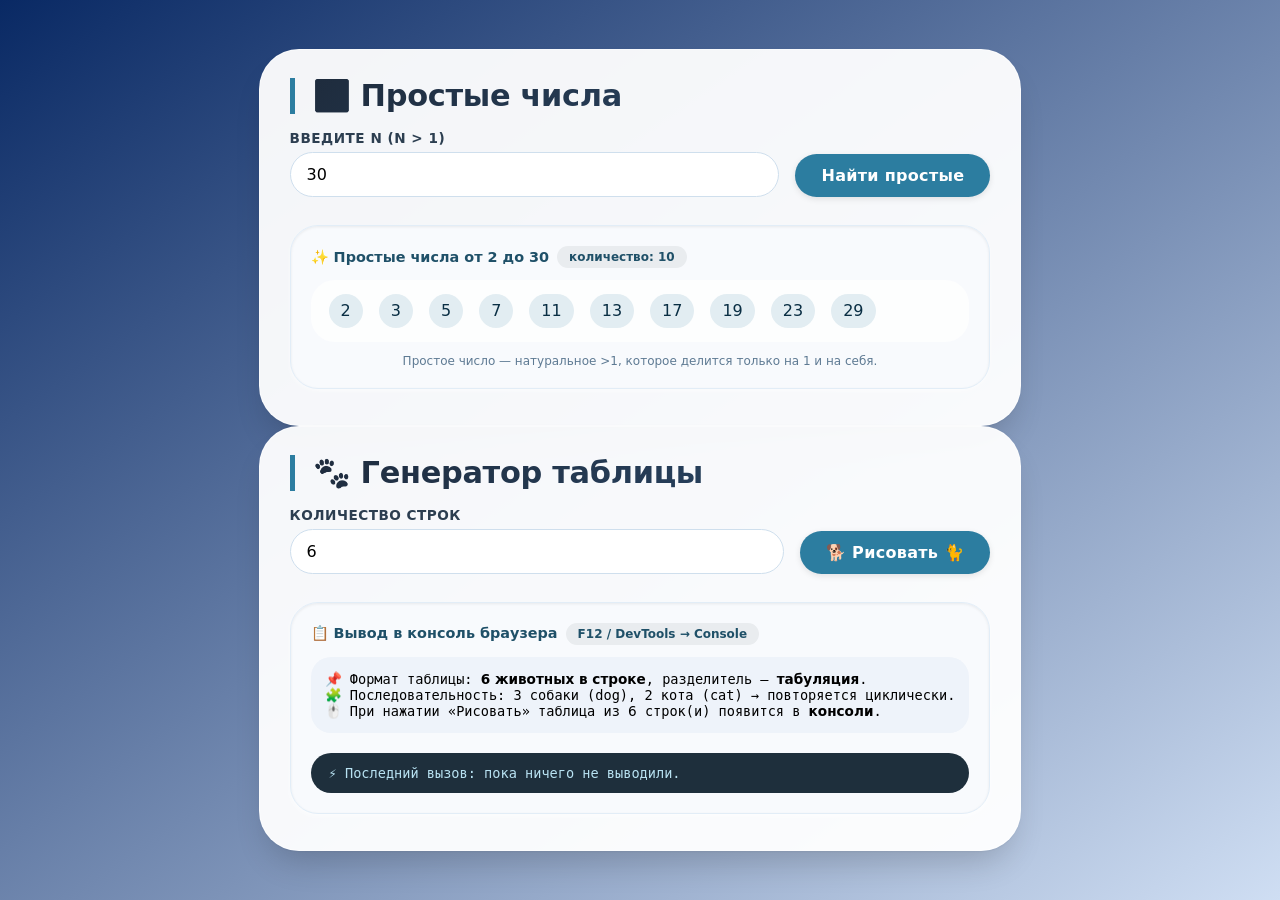
<file: WebSite/public/prime_numbers.html>
<!DOCTYPE html>
<html lang="ru">
<head>
    <meta charset="UTF-8">
    <meta name="viewport" content="width=device-width, initial-scale=1.0">
    <title>Простые числа</title>

    <!-- Стили -->
    <link rel="stylesheet" href="../../src/styles/prime_numbers.css">

    <!-- Иконка -->
    <link rel="shortcut icon" href="../icons/value.png" type="image/x-icon">
</head>
<body>

    <div class="dashboard">
        <!-- БЛОК 1: ПРОСТЫЕ ЧИСЛА -->
        <div class="card">
            <h2>🔢 Простые числа</h2>
            <div class="input-group">
                <div class="field">
                    <label>Введите n (n > 1)</label>
                    <input type="number" id="primeInput" placeholder="например, 50" min="2" value="30" step="1">
                </div>
                <button id="showPrimesBtn">Найти простые</button>
            </div>
            <div class="result-area">
                <div class="result-title">
                    <span>✨ Простые числа от 2 до <span id="displayN">30</span></span>
                    <span class="badge" id="primeCountBadge">количество: --</span>
                </div>
                <div id="primesResult" class="primes-list">
                    <!-- результат будет динамически -->
                    <span class="empty-message">👉 Введите число и нажмите «Найти простые»</span>
                </div>
                <div class="info-note">
                    Простое число — натуральное >1, которое делится только на 1 и на себя.
                </div>
            </div>
        </div>

        <!-- БЛОК 2: ТАБЛИЦА С ЖИВОТНЫМИ (dog/cat) В КОНСОЛЬ -->
        <div class="card">
            <h2>🐾 Генератор таблицы</h2>
            <div class="input-group">
                <div class="field">
                    <label>Количество строк</label>
                    <input type="number" id="rowsInput" placeholder="число строк" min="1" value="6" step="1">
                </div>
                <button id="drawTableBtn">🐕 Рисовать 🐈</button>
            </div>
            <div class="result-area">
                <div class="result-title">
                    📋 Вывод в консоль браузера
                    <span class="badge">F12 / DevTools → Console</span>
                </div>
                <div style="font-family: monospace; background: #eef3fa; border-radius: 20px; padding: 14px; font-size: 0.85rem;">
                    📌 Формат таблицы: <strong>6 животных в строке</strong>, разделитель — <strong>табуляция</strong>.<br>
                    🧩 Последовательность: 3 собаки (dog), 2 кота (cat) → повторяется циклически.<br>
                    🖱️ При нажатии «Рисовать» таблица из <span id="rowCountPreview">6</span> строк(и) появится в <strong>консоли</strong>.
                </div>
                <div class="console-hint" id="lastConsoleHint">
                    ⚡ Последний вызов: пока ничего не выводили.
                </div>
            </div>
        </div>
    </div>

    

    <!-- Скрипт -->
    <script src="../../src/scripts/prime_numbers.js"></script>

</body>
</html>
</file>
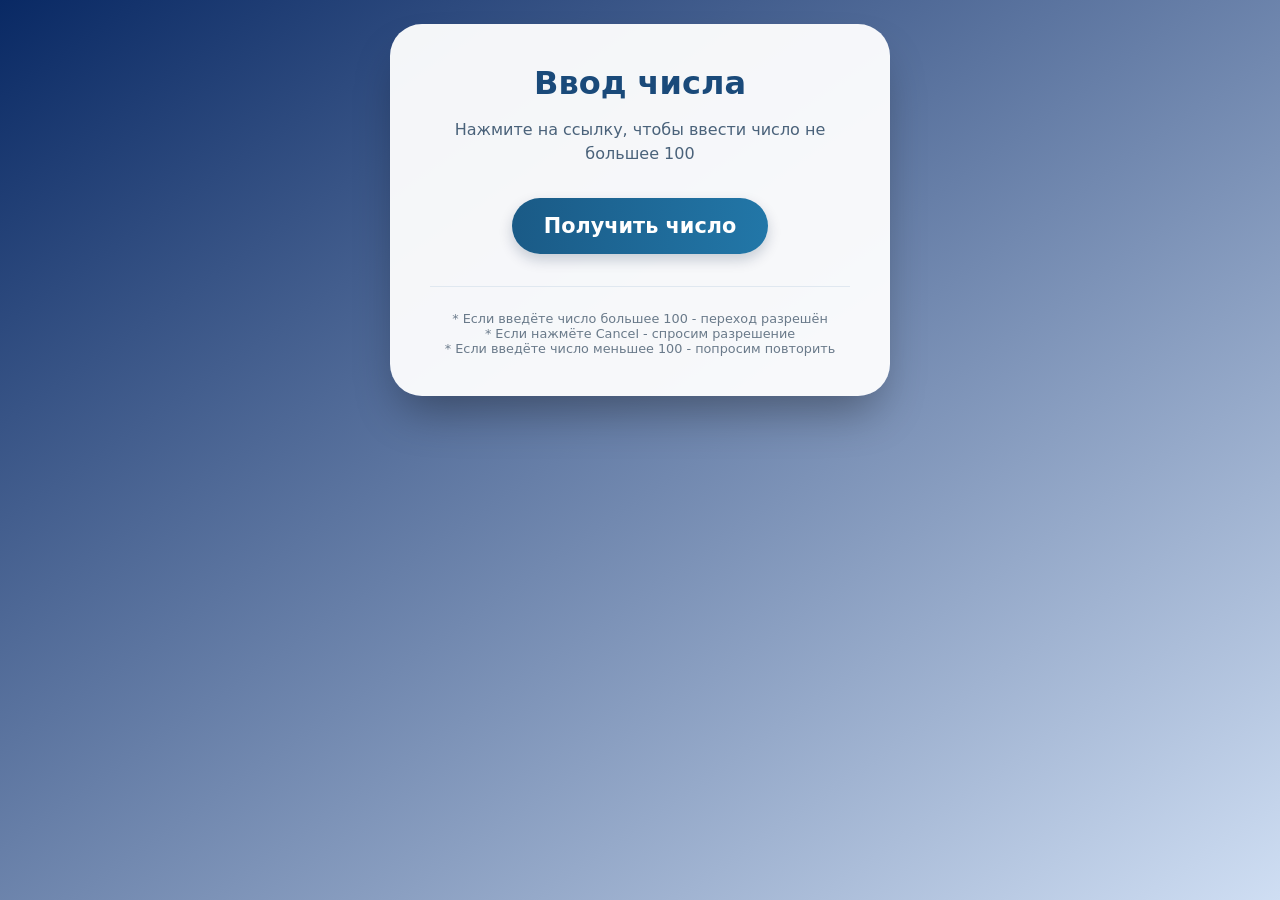
<file: WebSite/public/prompt.html>
<!DOCTYPE html>
<html lang="en">
<head>
    <meta charset="UTF-8">
    <meta name="viewport" content="width=device-width, initial-scale=1.0">
    <title>Ввод числа</title>

    <!-- Стили -->
    <link rel="stylesheet" href="../../src/styles/prompt.css">

    <!-- Иконка -->
    <link rel="shortcut icon" href="../icons/prompt.png" type="image/x-icon">
</head>
<body>
    <div class="card">
        <h1>Ввод числа</h1>
        <p>Нажмите на ссылку, чтобы ввести число не большее 100</p>
        
        <a href="../../index.html" id="numberLink">Получить число</a>

        <div class="notice">
            * Если введёте число большее 100 - переход разрешён<br>
            * Если нажмёте Cancel - спросим разрешение<br>
            * Если введёте число меньшее 100 - попросим повторить
        </div>
    </div>
    
    <!-- Скрипт для страницы -->
    <script src="../../src/scripts/prompt.js"></script>
</body>
</html>
</file>
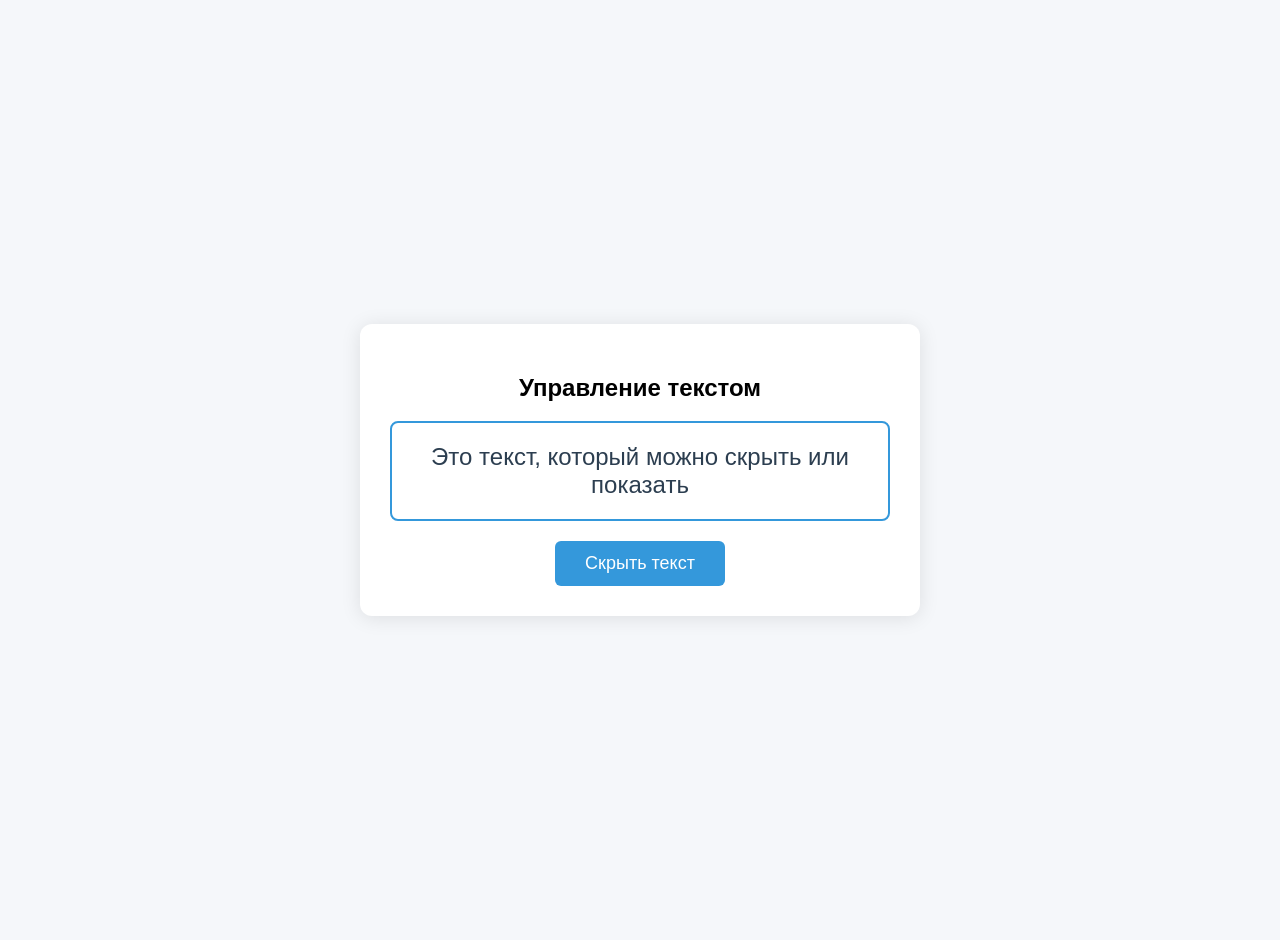
<file: WebSite/public/text.html>
<!DOCTYPE html>
<html lang="ru">
<head>
    <meta charset="UTF-8">
    <meta name="viewport" content="width=device-width, initial-scale=1.0">
    <title>Скрыть/показать текст</title>
    <link rel="shortcut icon" href="../icons/text.png" type="image/x-icon">
    <style>
        body {
            font-family: Arial, sans-serif;
            padding: 20px;
            background: #f5f7fa;
            display: flex;
            justify-content: center;
            align-items: center;
            min-height: 100vh;
            margin: 0;
        }
        
        .container {
            background: white;
            padding: 30px;
            border-radius: 12px;
            box-shadow: 0 2px 20px rgba(0, 0, 0, 0.1);
            text-align: center;
            max-width: 500px;
        }
        
        #text {
            font-size: 24px;
            color: #2c3e50;
            padding: 20px;
            transition: all 0.3s ease;
            border: 2px solid #3498db;
            border-radius: 8px;
            margin-bottom: 20px;
        }
        
        #toggleBtn {
            padding: 12px 30px;
            font-size: 18px;
            background: #3498db;
            color: white;
            border: none;
            border-radius: 6px;
            cursor: pointer;
            transition: all 0.3s ease;
        }
        
        #toggleBtn:hover {
            background: #2980b9;
            transform: translateY(-2px);
            box-shadow: 0 5px 15px rgba(52, 152, 219, 0.3);
        }
        
        #toggleBtn:active {
            transform: translateY(0);
        }
        
        .hidden {
            display: none !important;
        }
    </style>
</head>
<body>
    <div class="container">
        <h2>Управление текстом</h2>
        <div id="text">Это текст, который можно скрыть или показать</div>
        <button id="toggleBtn">Скрыть текст</button>
    </div>

    <script>
        const textElement = document.getElementById('text');
        const toggleBtn = document.getElementById('toggleBtn');
        let isHidden = false;
        
        toggleBtn.addEventListener('click', function() {
            if (isHidden) {
                textElement.classList.remove('hidden');
                toggleBtn.textContent = 'Скрыть текст';
                isHidden = false;
            } else {
                textElement.classList.add('hidden');
                toggleBtn.textContent = 'Показать текст';
                isHidden = true;
            }
        });
    </script>
</body>
</html>
</file>
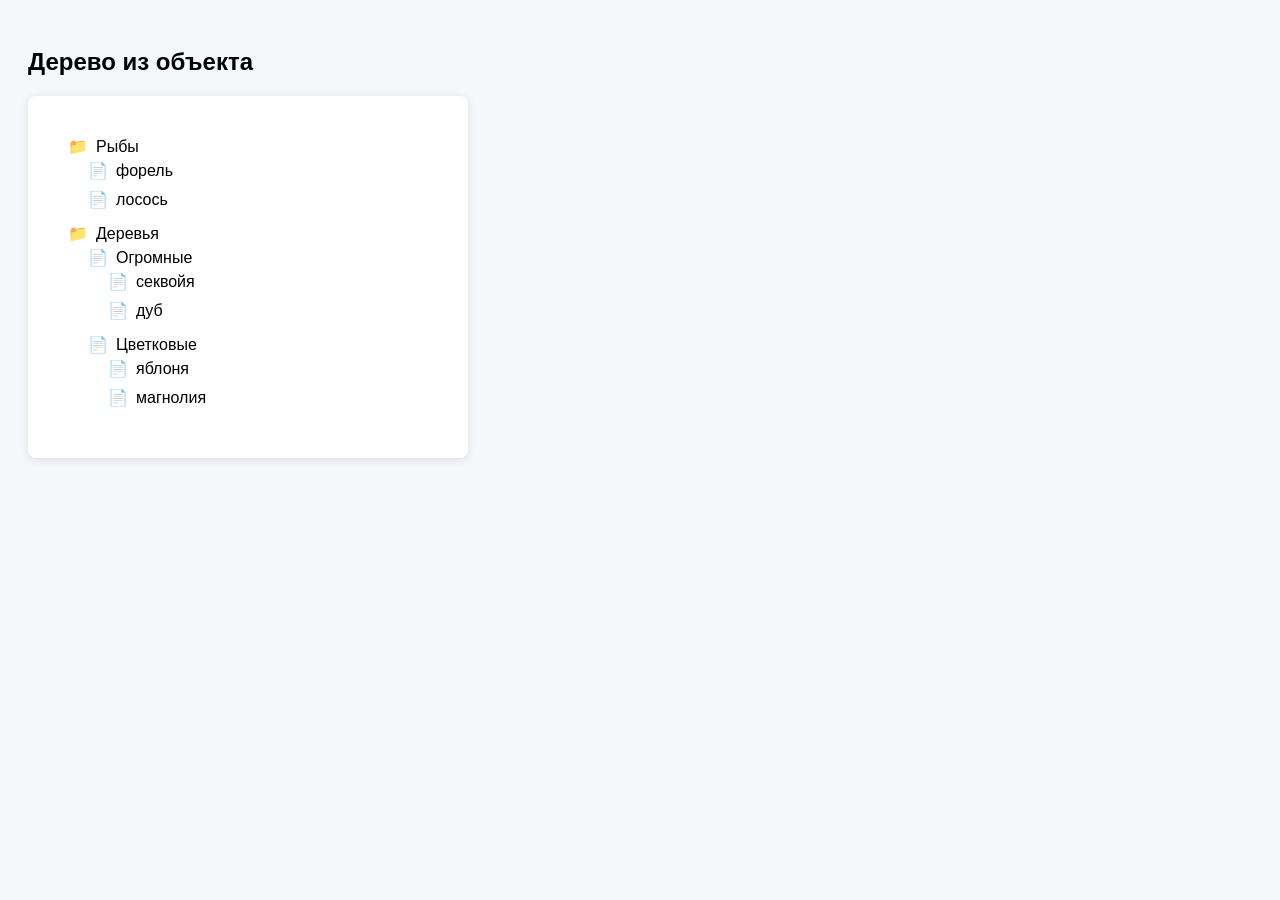
<file: WebSite/public/tree.html>
<!DOCTYPE html>
<html lang="ru">
<head>
    <meta charset="UTF-8">
    <meta name="viewport" content="width=device-width, initial-scale=1.0">
    <title>Создание дерева</title>
    <link rel="shortcut icon" href="../icons/tree.png" type="image/x-icon">
    <style>
        body {
            font-family: Arial, sans-serif;
            padding: 20px;
            background: #f5f7fa;
        }
        
        #container {
            max-width: 400px;
            background: white;
            padding: 20px;
            border-radius: 8px;
            box-shadow: 0 2px 10px rgba(0, 0, 0, 0.1);
        }
        
        ul {
            list-style: none;
            padding-left: 20px;
        }
        
        ul li {
            padding: 5px 0;
            cursor: pointer;
            position: relative;
        }
        
        ul li::before {
            content: '📁';
            margin-right: 8px;
        }
        
        ul li ul li::before {
            content: '📄';
        }
        
        ul li ul li ul li::before {
            content: '📄';
        }
    </style>
</head>
<body>
    <h2>Дерево из объекта</h2>
    <div id="container"></div>

    <script>
        /**
         * Создаёт вложенный список ul/li из объекта
         * @param {HTMLElement} container - Контейнер для дерева
         * @param {Object} data - Объект с данными для дерева
         */
        function createTree(container, data) {
            // Создаём корневой список
            const ul = document.createElement('ul');
            
            function buildTree(obj) {
                const fragment = document.createDocumentFragment();
                
                for (const key in obj) {
                    if (obj.hasOwnProperty(key)) {
                        const li = document.createElement('li');
                        li.textContent = key;
                        
                        // Если у объекта есть свойства, создаём вложенный список
                        const children = obj[key];
                        if (typeof children === 'object' && children !== null && Object.keys(children).length > 0) {
                            const childUl = document.createElement('ul');
                            // Рекурсивно заполняем дочерний список
                            const childFragment = buildTree(children);
                            childUl.appendChild(childFragment);
                            li.appendChild(childUl);
                        }
                        
                        fragment.appendChild(li);
                    }
                }
                
                return fragment;
            }
            
            const treeFragment = buildTree(data);
            ul.appendChild(treeFragment);
            container.appendChild(ul);
        }
        
        // Данные для дерева
        let data = {
            "Рыбы": {
                "форель": {},
                "лосось": {}
            },
            "Деревья": {
                "Огромные": {
                    "секвойя": {},
                    "дуб": {}
                },
                "Цветковые": {
                    "яблоня": {},
                    "магнолия": {}
                }
            }
        };
        
        let container = document.getElementById('container');
        createTree(container, data);
    </script>
</body>
</html>
</file>
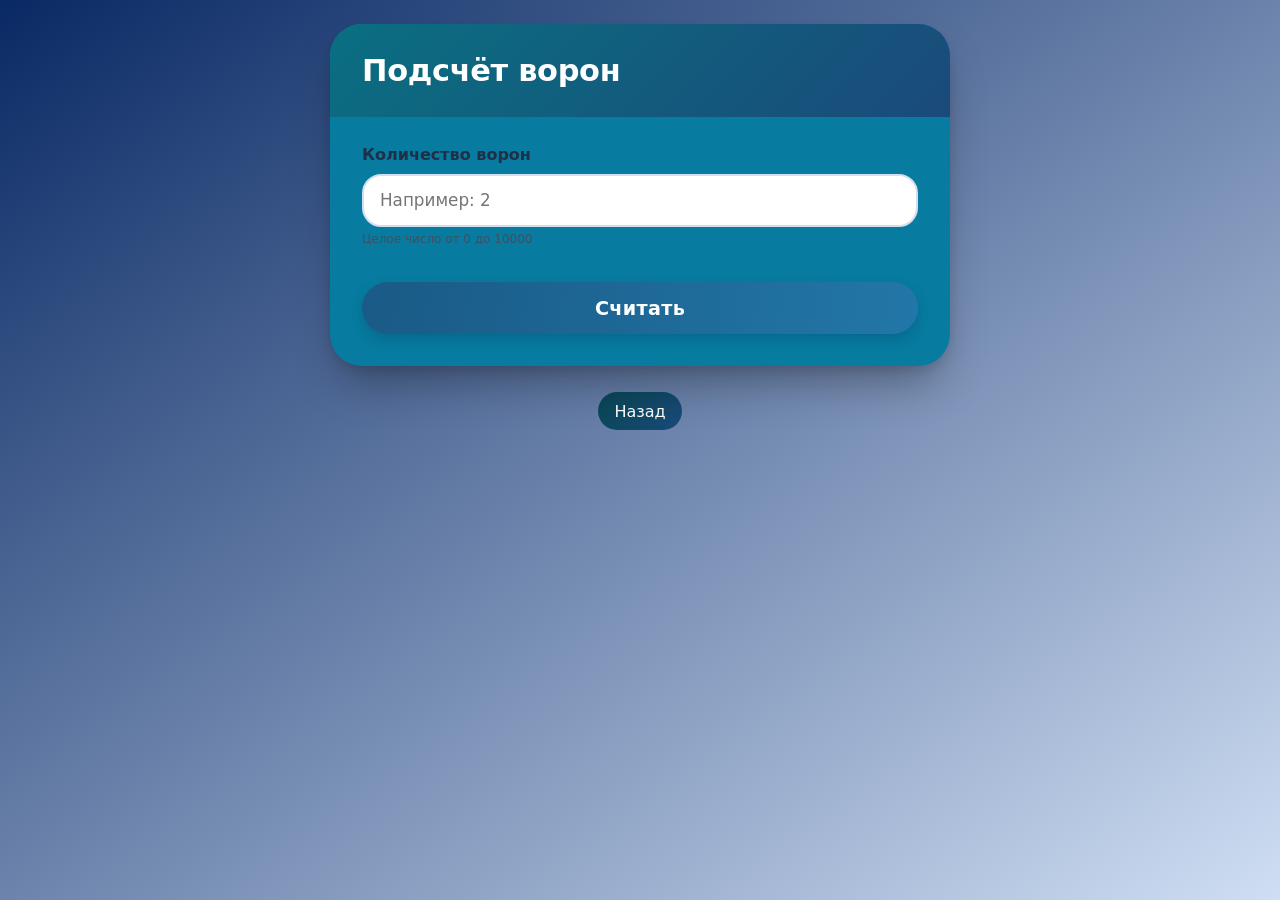
<file: WebSite/public/vorons.html>
<!DOCTYPE html>
<html lang="en">
<head>
    <meta charset="UTF-8">
    <meta name="viewport" content="width=device-width, initial-scale=1.0">
    <title>Считать ворон</title>

    <!-- Стили -->
    <link rel="stylesheet" href="../../src/styles/vorons.css">

    <!-- Иконка -->
    <link rel="shortcut icon" href="../icons/voron.png" type="image/x-icon">
</head>
<body>

    <div class="vorons-card">
        <div class="vorons-header">
            <h1>Подсчёт ворон</h1>
        </div>

        <div class="form-container">
            <form id="voronsForm" novalidate>

                <!-- Поле количества ворон -->
                <div class="input-group">
                    <label for="valueInput">Количество ворон</label>

                    <div class="value-wrapper">
                        <input type="number" id="valueInput" name="value" placeholder="Например: 2" min="0" max="10000" step="1" required>
                    </div>

                    <div class="value-hint">Целое число от 0 до 10000</div>
                </div>

                <!-- Кнопка считать -->
                <button type="submit" id="count-btn" class="calc-btn">Считать</button>
            </form>
        </div>
    </div>

    <div class="back-link">
        <a href="../../index.html" class="back-btn">Назад</a>
    </div>


    <!-- Скрипт для страницы -->
    <script src="../../src/scripts/vorons.js"></script>
</body>
</html>
</file>
<file: src/styles/style.css>
* {
    margin: 0;
    padding: 0;
    box-sizing: border-box;
    font-family: system-ui, 'Segoe UI', 'Roboto', 'Helvetica Neue', sans-serif;
}

body {
    background: linear-gradient(145deg, #092964 0%, #cfdef3 100%);
    min-height: 100vh;
    display: flex;
    flex-direction: column;
    justify-content: center;
    align-items: center;
    padding: 1.5rem;
}

/* Карточка калькулятора */
.calculator-card {
    max-width: 620px;
    width: 100%;
    background: rgb(7, 124, 160);
    backdrop-filter: blur(0px);
    border-radius: 2rem;
    box-shadow: 0 25px 45px -12px rgba(0, 0, 0, 0.35), 0 4px 12px rgba(0, 0, 0, 0.1);
    overflow: hidden;
    transition: all 0.2s ease;
}

/* Шапка */
.card-header {
    background: #1ebfe7;
    background: linear-gradient(135deg, #0a6f81, #1a4a7a);
    padding: 1.8rem 2rem;
    color: #fff;
}

.card-header h1 {
    font-size: 1.9rem;
    font-weight: 800;
    letter-spacing: -0.3px;
    display: flex;
    align-items: center;
    gap: 10px;
}


.card-header p {
    margin-top: 0.5rem;
    opacity: 0.85;
    font-size: 0.9rem;
}

/* Форма */
.form-container {
    padding: 1.8rem 2rem 2rem 2rem;
}

.input-group {
    margin-bottom: 1.8rem;
}

label {
    font-weight: 600;
    color: #1f2f47;
    display: block;
    margin-bottom: 0.6rem;
    font-size: 1rem;
}

.age-wrapper {
    display: flex;
    align-items: center;
    gap: 12px;
    flex-wrap: wrap;
}

#ageInput {
    flex: 1;
    padding: 0.9rem 1rem;
    font-size: 1.05rem;
    border: 2px solid #d4dfed;
    border-radius: 1.2rem;
    background: #fff;
    transition: 0.2s;
    font-weight: 500;
    outline: none;
    color: #0a1c2f;
}

#ageInput:focus {
    border-color: #1e6f9f;
    box-shadow: 0 0 0 3px rgba(30, 111, 159, 0.2);
}

.age-hint {
    font-size: 0.75rem;
    color: #424e61;
    margin-top: 0.4rem;
}

/* Радио-группа */
.gender-group {
    background: #f8fafd;
    border-radius: 1.2rem;
    padding: 0.8rem 1.2rem;
    border: 1px solid #e2edf7;
}

.radio-options {
    display: flex;
    gap: 2rem;
    flex-wrap: wrap;
    margin-top: 0.4rem;
}

.radio-options label {
    display: inline-flex;
    align-items: center;
    gap: 0.6rem;
    font-weight: 500;
    cursor: pointer;
    color: #1f3a5f;
    margin-bottom: 0;
}

input[type="radio"] {
    width: 1.2rem;
    height: 1.2rem;
    accent-color: #1e6f9f;
    cursor: pointer;
}

/* Кнопка */
.calc-btn {
    background: #1f6392;
    background: linear-gradient(95deg, #1a5a86, #2277a8);
    border: none;
    color: #fff;
    font-weight: 600;
    font-size: 1.2rem;
    padding: 0.9rem 1.8rem;
    border-radius: 3rem;
    width: 100%;
    cursor: pointer;
    transition: all 0.25s;
    box-shadow: 0 6px 14px rgba(0, 32, 64, 0.2);
    letter-spacing: 0.3px;
    margin-top: 0.5rem;
}

.calc-btn:hover {
    background: #0e4e75;
    transform: translateY(-2px);
    box-shadow: 0 12px 22px rgba(0, 0, 0, 0.15);
}

.calc-btn:active {
    transform: translateY(1px);
}

/* textarea результата */
.result-area {
    margin-top: 1.8rem;
}

.result-area label {
    display: flex;
    align-items: center;
    gap: 8px;
    font-size: 1rem;
}

.result-area label span {
    font-size: 1.2rem;
}

textarea {
    width: 100%;
    border-radius: 1.2rem;
    border: 2px solid #dce5f0;
    background: #fefefe;
    padding: 1rem 1.2rem;
    font-size: 1rem;
    line-height: 1.45;
    font-family: 'SF Mono', 'Fira Code', monospace, system-ui;
    resize: vertical;
    outline: none;
    transition: 0.2s;
    color: #102a41;
    font-weight: 500;
}

textarea:focus {
    border-color: #3c8fc9;
    background: #fff;
}

/* Ссылка на вторую страницу */
.button-voron {
    margin-top: auto;
    text-align: center;
    text-decoration: none;
    color: #fff;
    background: linear-gradient(130deg, #084754, #1a4a7a);
    padding: 0.6rem 1rem;
    border-radius: 1.3rem;
    transition: background 0.3s cubic-bezier(.65,.05,.36,1);
}

.button-voron:hover {
    background: linear-gradient(100deg, #084754, #07345d);
}

.link-to-vorons {
    margin-top: 35px;
}

.button-prompt {
    margin-top: auto;
    text-align: center;
    text-decoration: none;
    color: #fff;
    background: linear-gradient(130deg, #084754, #1a4a7a);
    padding: 0.6rem 1rem;
    border-radius: 1.3rem;
    transition: background 0.3s cubic-bezier(.65,.05,.36,1);
}

.button-prompt:hover {
    background: linear-gradient(100deg, #084754, #07345d);
}

.link-to-prompt {
    margin-top: 35px;
}

.laba2 {
    margin-top: 20px;
    color: #0e324b;
    font-size: 40px;
}

.laba3 {
    margin-top: 20px;
    color: #0e324b;
    font-size: 40px;
}

.laba4 {
    margin-top: 20px;
    color: #0e324b;
    font-size: 40px;
}

.laba5 {
    margin-top: 20px;
    color: #0e324b;
    font-size: 40px;
}

.laba6 {
    margin-top: 20px;
    color: #0e324b;
    font-size: 40px;
}

/* Ссылка footer */
.footer-note {
    margin-top: 1.8rem;
    font-size: 0.7rem;
    text-align: center;
    color: #424e61;
    border-top: 1px solid #e2edf5;
    padding-top: 1.2rem;
}


/* Адаптив */
@media (max-width: 500px) {
    .form-container {
        padding: 1.5rem;
    }
    .card-header h1 {
        font-size: 1.5rem;
    }
    .radio-options {
        gap: 1.2rem;
    }
}

.error-marker {
    border-color: #d9534f !important;
    background-color: #fff6f5;
}
</file>
<file: src/styles/prime_numbers.css>
* {
    margin: 0;
    padding: 0;
    box-sizing: border-box;
    font-family: system-ui, 'Segoe UI', 'Roboto', 'Helvetica Neue', sans-serif;
}

body {
    background: linear-gradient(145deg, #092964 0%, #cfdef3 100%);
    min-height: 100vh;
    display: flex;
    flex-direction: column;
    justify-content: center;
    align-items: center;
    padding: 1.5rem;
}

* главный контейнер — две карточки в ряд на широком экране */
.dashboard {
    max-width: 1400px;
    width: 100%;
    display: flex;
    flex-wrap: wrap;
    gap: 28px;
    justify-content: center;
    align-items: stretch;
}

/* карточки */
.card {
    background: rgba(255, 255, 255, 0.95);
    backdrop-filter: blur(0px);
    border-radius: 40px;
    box-shadow: 0 20px 35px -12px rgba(0, 0, 0, 0.2), 0 1px 2px rgba(0, 0, 0, 0.05);
    padding: 28px 30px 36px;
    transition: transform 0.2s ease, box-shadow 0.2s;
    flex: 1;
    min-width: 320px;
    border: 1px solid rgba(255, 255, 255, 0.5);
}

.card:hover {
    transform: translateY(-5px);
    box-shadow: 0 28px 40px -14px rgba(0, 0, 0, 0.25);
}

h2 {
    font-size: 1.9rem;
    font-weight: 600;
    margin-top: 0;
    margin-bottom: 1rem;
    background: linear-gradient(135deg, #1e2b3c, #2c4c6e);
    background-clip: text;
    -webkit-background-clip: text;
    color: transparent;
    letter-spacing: -0.3px;
    border-left: 5px solid #2c7da0;
    padding-left: 18px;
}

.input-group {
    display: flex;
    flex-wrap: wrap;
    gap: 16px;
    align-items: flex-end;
    margin-bottom: 28px;
    margin-top: 12px;
}

.field {
    flex: 2;
    min-width: 140px;
}

label {
    display: block;
    font-weight: 600;
    font-size: 0.85rem;
    text-transform: uppercase;
    letter-spacing: 0.5px;
    color: #2c3e50;
    margin-bottom: 6px;
}

input {
    width: 100%;
    padding: 12px 16px;
    font-size: 1rem;
    border-radius: 28px;
    border: 1.5px solid #cfdfed;
    background: white;
    transition: 0.2s;
    font-weight: 500;
    outline: none;
}

input:focus {
    border-color: #2c7da0;
    box-shadow: 0 0 0 3px rgba(44, 125, 160, 0.2);
}

button {
    background: #2c7da0;
    border: none;
    color: white;
    font-weight: 600;
    padding: 12px 26px;
    border-radius: 40px;
    font-size: 1rem;
    cursor: pointer;
    transition: all 0.2s;
    box-shadow: 0 2px 6px rgba(0, 0, 0, 0.1);
    letter-spacing: 0.3px;
}

button:hover {
    background: #1f5e7a;
    transform: scale(0.97);
    box-shadow: 0 1px 3px rgba(0, 0, 0, 0.1);
}

.result-area {
    background: #f8fafd;
    border-radius: 28px;
    padding: 20px;
    margin-top: 20px;
    border: 1px solid #e2edf7;
    box-shadow: inset 0 1px 3px #0001, 0 2px 4px #fff8;
}

.result-title {
    font-weight: 700;
    font-size: 0.9rem;
    color: #1f5068;
    margin-bottom: 12px;
    display: flex;
    align-items: center;
    gap: 8px;
}

.primes-list {
    font-family: 'SF Mono', 'Fira Code', monospace;
    font-size: 1rem;
    line-height: 1.45;
    background: #ffffffcc;
    border-radius: 24px;
    padding: 14px 18px;
    word-break: break-word;
    max-height: 280px;
    overflow-y: auto;
    color: #0a2f44;
}

.empty-message {
    color: #7f8c8d;
    font-style: italic;
    padding: 12px 0;
}

hr {
    margin: 16px 0;
    border: none;
    height: 2px;
    background: linear-gradient(to right, #cbdde9, transparent);
}

.info-note {
    font-size: 0.75rem;
    color: #5e7a93;
    margin-top: 12px;
    text-align: center;
}

@media (max-width: 800px) {
    body {
        padding: 16px;
    }
    .card {
        padding: 20px;
    }
    h2 {
        font-size: 1.6rem;
    }
}

/* стили для консольного вывода таблицы — дополнительное окошко не нужно, но можно показать последний запрос */
.console-hint {
    background: #1e2f3c;
    color: #b8e2f2;
    border-radius: 20px;
    padding: 12px 18px;
    font-family: monospace;
    font-size: 0.85rem;
    margin-top: 20px;
}

.badge {
    background: #e9ecef;
    border-radius: 50px;
    padding: 4px 12px;
    font-size: 0.75rem;
    font-weight: 600;
}
</file>
<file: src/styles/prompt.css>
* {
    margin: 0;
    padding: 0;
    box-sizing: border-box;
    font-family: system-ui, 'Segoe UI', 'Roboto', 'Helvetica Neue', sans-serif;
}

body {
    background: linear-gradient(145deg, #092964 0%, #cfdef3 100%);
    min-height: 100vh;
    display: flex;
    flex-direction: column;
    align-items: center;
    padding: 1.5rem;
}

.card {
    max-width: 500px;
    width: 100%;
    background: rgba(255, 255, 255, 0.95);
    border-radius: 2rem;
    box-shadow: 0 25px 45px -12px rgba(0, 0, 0, 0.35);
    overflow: hidden;
    text-align: center;
    padding: 2.5rem;
}

.card h1 {
    font-size: 2rem;
    color: #1a4a7a;
    margin-bottom: 1rem;
}

.card p {
    color: #4a627a;
    margin-bottom: 2rem;
    line-height: 1.5;
}

.card a {
    display: inline-block;
    background: linear-gradient(95deg, #1a5a86, #2277a8);
    color: #fff;
    text-decoration: none;
    font-size: 1.3rem;
    font-weight: bold;
    padding: 1rem 2rem;
    border-radius: 3rem;
    transition: all 0.25s;
    box-shadow: 0 6px 14px rgba(0, 32, 64, 0.2);
}

.card a:hover {
    background: #0e4e75;
    transform: translateY(-2px);
    box-shadow: 0 12px 22px rgba(0, 0, 0, 0.15);
}

.notice {
    margin-top: 2rem;
    font-size: 0.8rem;
    color: #6a7a8a;
    border-top: 1px solid #e0e8f0;
    padding-top: 1.5rem;
}
</file>
<file: src/styles/vorons.css>
* {
    margin: 0;
    padding: 0;
    box-sizing: border-box;
    font-family: system-ui, 'Segoe UI', 'Roboto', 'Helvetica Neue', sans-serif;
}

body {
    background: linear-gradient(145deg, #092964 0%, #cfdef3 100%);
    min-height: 100vh;
    display: flex;
    flex-direction: column;
    align-items: center;
    padding: 1.5rem;
}

/* Форма для подсчёта ворон */
.vorons-card {
    max-width: 620px;
    width: 100%;
    background: rgb(7, 124, 160);
    backdrop-filter: blur(0px);
    border-radius: 2rem;
    box-shadow: 0 25px 45px -12px rgba(0, 0, 0, 0.35), 0 4px 12px rgba(0, 0, 0, 0.1);
    overflow: hidden;
    transition: all 0.2s ease;
}

/* Шапка */
.vorons-header {
    background: #1ebfe7;
    background: linear-gradient(135deg, #0a6f81, #1a4a7a);
    padding: 1.8rem 2rem;
    color: #fff;
}

.vorons-header h1 {
    font-size: 1.9rem;
    font-weight: 800;
    letter-spacing: -0.3px;
    display: flex;
    align-items: center;
    gap: 10px;
}

/* Форма */
.form-container {
    padding: 1.8rem 2rem 2rem 2rem;
}

.input-group {
    margin-bottom: 1.8rem;
}

label {
    font-weight: 600;
    color: #1f2f47;
    display: block;
    margin-bottom: 0.6rem;
    font-size: 1rem;
}

.value-wrapper {
    display: flex;
    align-items: center;
    gap: 12px;
    flex-wrap: wrap;
}

#valueInput {
    flex: 1;
    padding: 0.9rem 1rem;
    font-size: 1.05rem;
    border: 2px solid #d4dfed;
    border-radius: 1.2rem;
    background: #fff;
    transition: 0.2s;
    font-weight: 500;
    outline: none;
    color: #0a1c2f;
}

#valueInput:focus {
    border-color: #1e6f9f;
    box-shadow: 0 0 0 3px rgba(30, 111, 159, 0,2);
}

.value-hint {
    font-size: 0.75rem;
    color: #424e61;
    margin-top: 0.3rem;
}

/* Кнопка */
.calc-btn {
    background: #1f6392;
    background: linear-gradient(95deg, #1a5a86, #2277a8);
    border: none;
    color: #fff;
    font-weight: 600;
    font-size: 1.2rem;
    padding: 0.9rem 1.8rem;
    border-radius: 3rem;
    width: 100%;
    cursor: pointer;
    transition: all 0.25s;
    box-shadow: 0 6px 14px rgba(0, 32, 64, 0.2);
    letter-spacing: 0.3px;
    margin-top: 0.5rem;
}

.calc-btn:hover {
    background: #0e4e75;
    transform: translateY(-2px);
    box-shadow: 0 12px 22px rgba(0, 0, 0, 0.15);
}

.calc-btn:active {
    transform: translateY(1px);
}

.back-btn {
    margin-top: auto;
    text-align: center;
    text-decoration: none;
    color: #fff;
    background: linear-gradient(130deg, #084754, #1a4a7a);
    padding: 0.6rem 1rem;
    border-radius: 1.3rem;
    transition: background 0.3s cubic-bezier(.65,.05,.36,1);
}

.back-btn:hover {
    background: linear-gradient(100deg, #084754, #07345d);
}

.back-link {
    margin-top: 35px;
}

/* Адаптив */
@media (max-width: 500px) {
    .form-container {
        padding: 1.5rem;
    }

    .voron-header {
        font-size: 1.5rem;
    }
}

.error-marker {
    border-color: #d9534f !important;
    background-color: #fff6f5;
}
</file>
